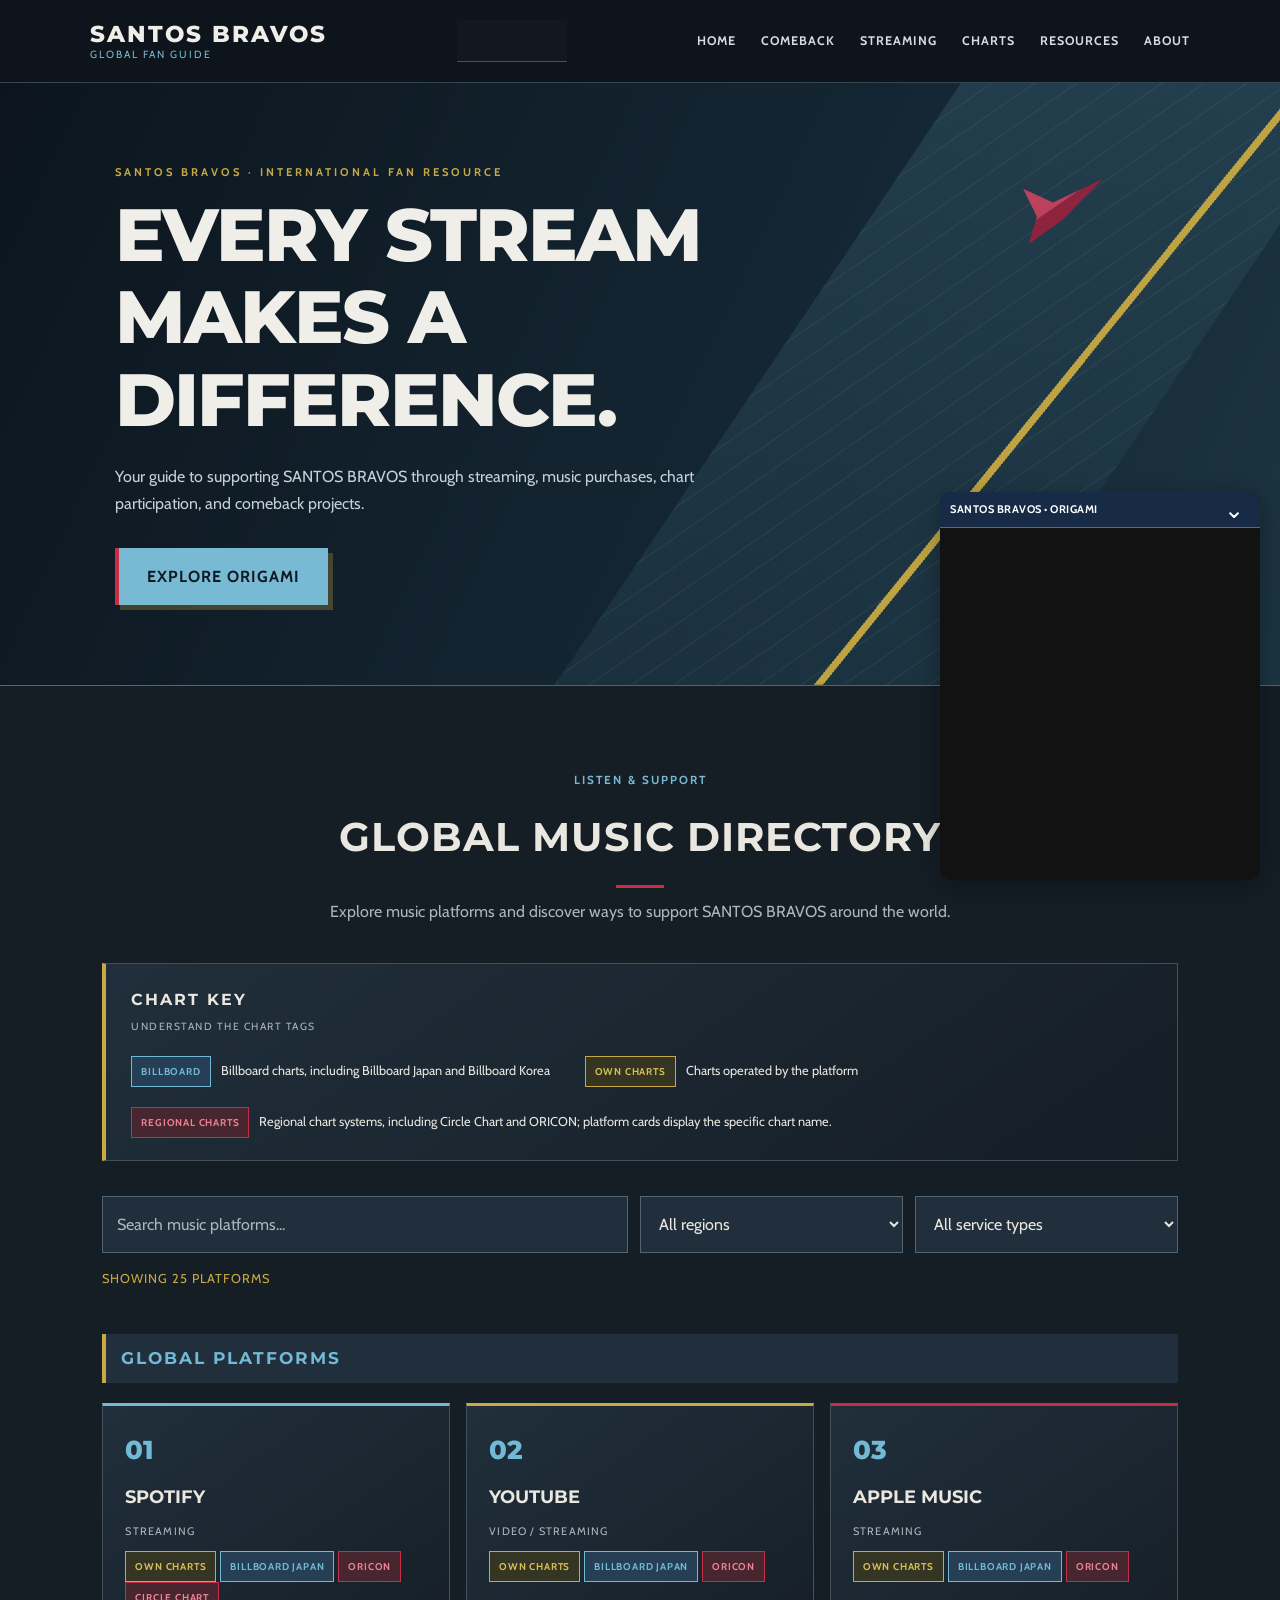
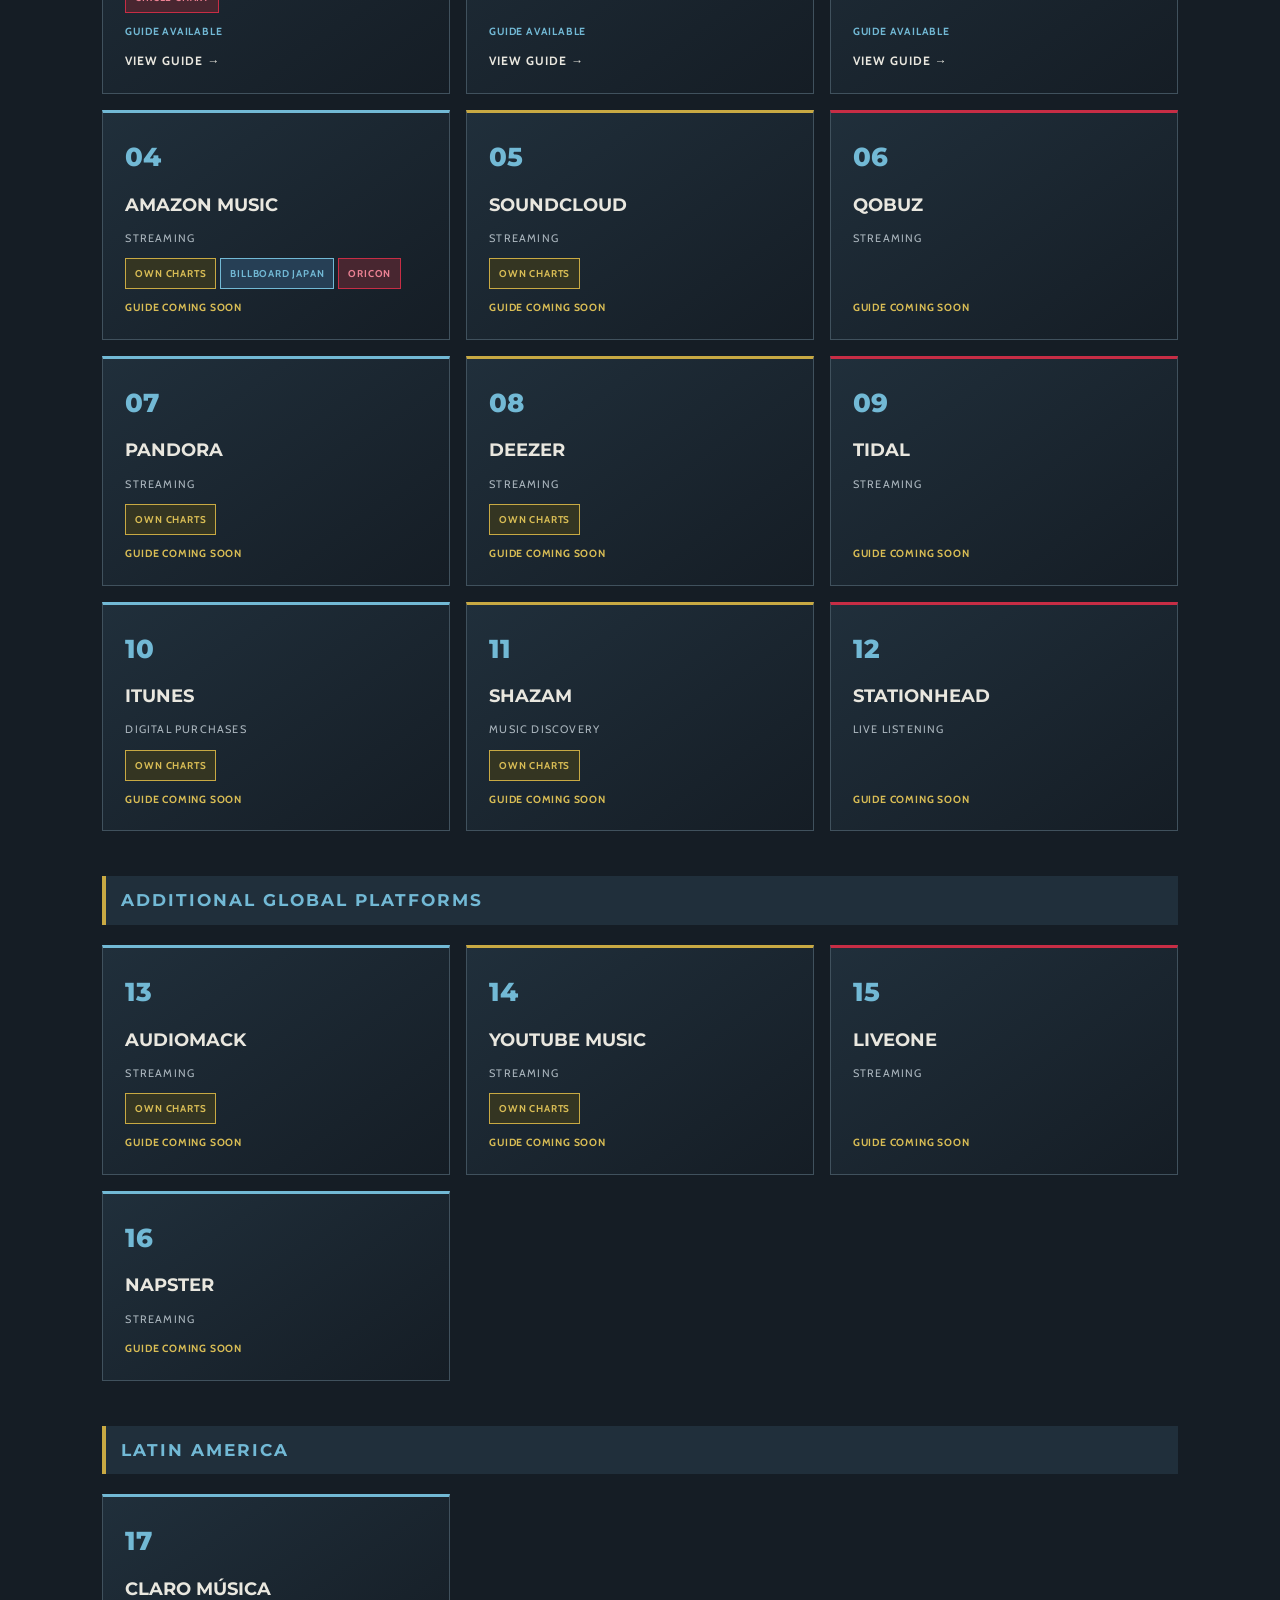
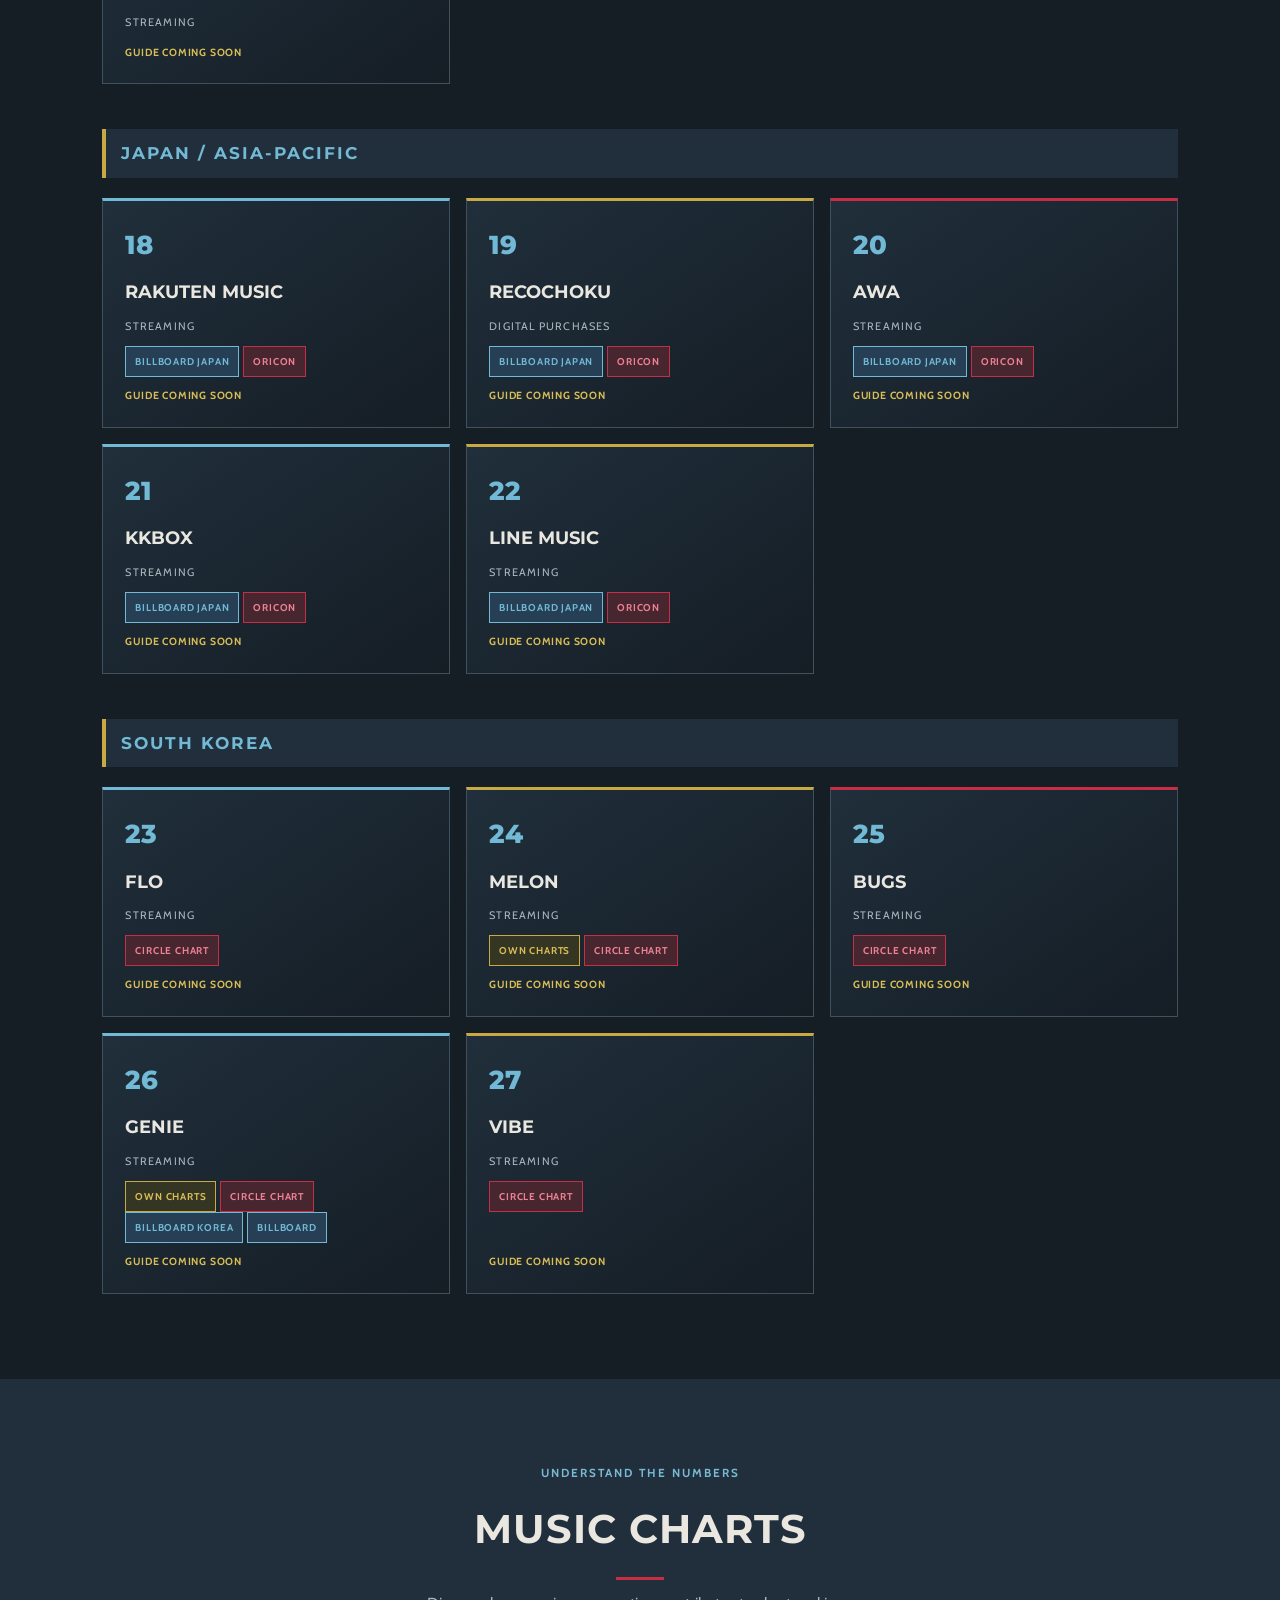
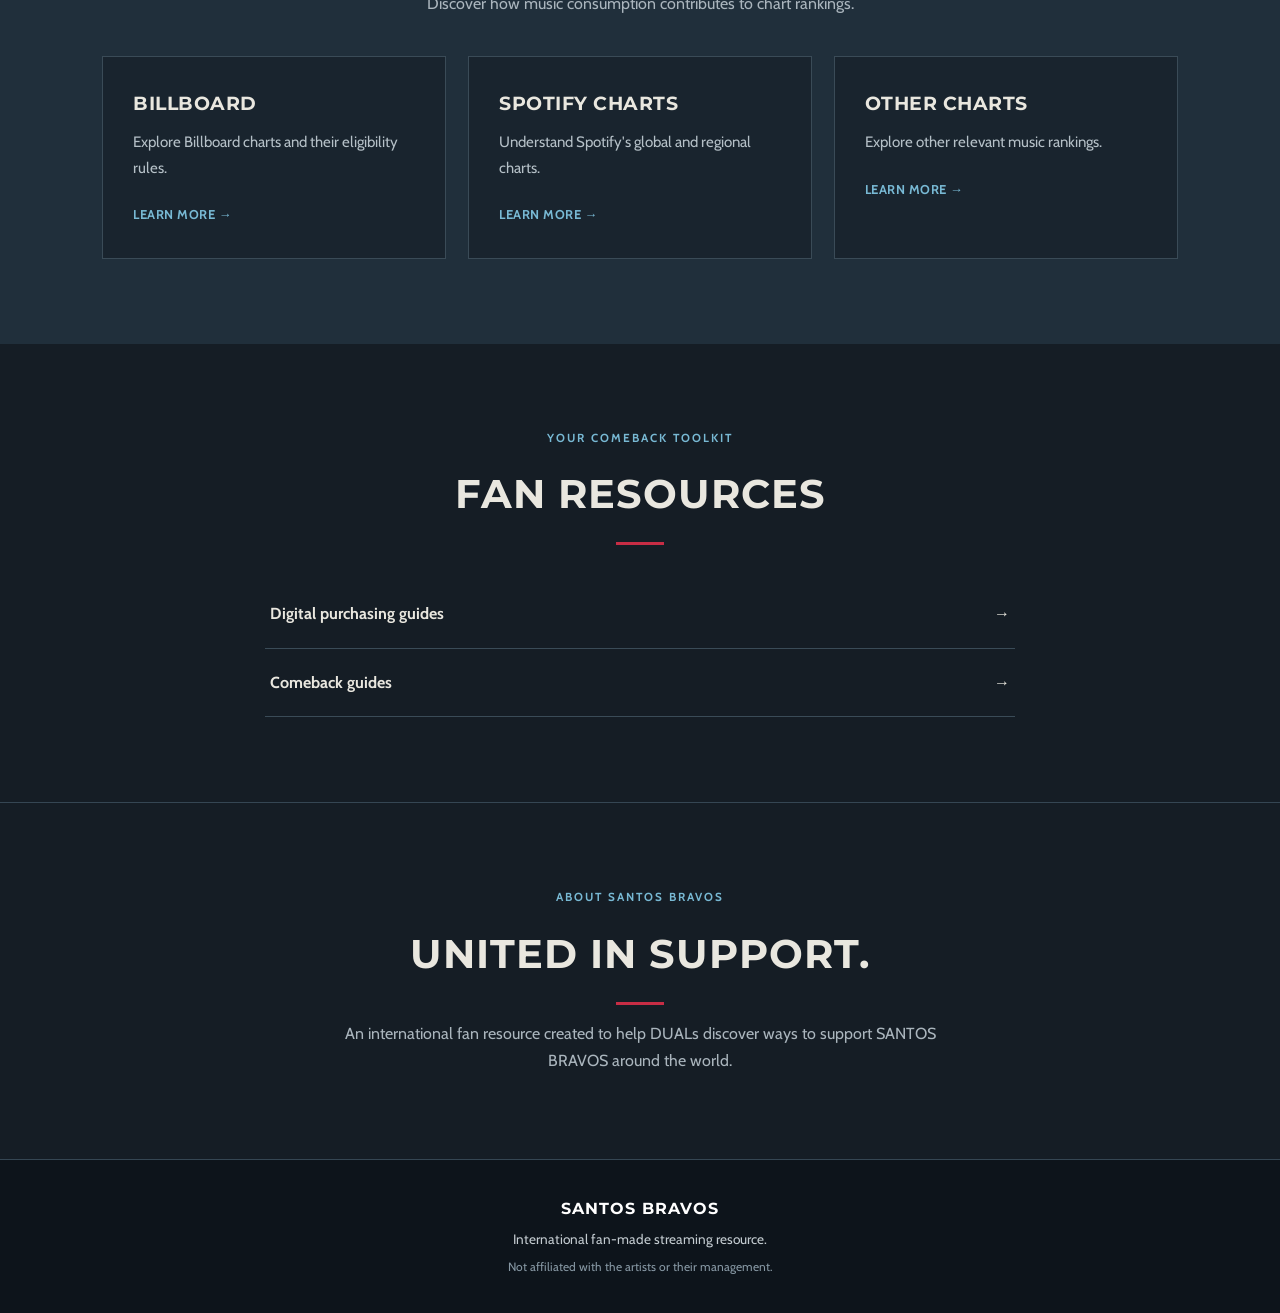
<file: index.html>
<!DOCTYPE html>
<html lang="en">
<head>
    <meta charset="UTF-8">
    <meta name="viewport" content="width=device-width, initial-scale=1.0">
    <meta name="description" content="Your international SANTOS BRAVOS streaming and comeback guide.">
    <title>SANTOS BRAVOS | Global Streaming Guide</title>
    <link rel="stylesheet" href="css/styles.css">
    <script defer src="https://cloud.umami.is/script.js" data-website-id="64254844-3faa-4494-831e-d90b8c97f37d"></script>
</head>
<body>

<header class="header">
    <a href="index.html" class="logo">
        <span class="logo-name">SANTOS BRAVOS</span>
        <span class="logo-subtitle">GLOBAL FAN GUIDE</span>
    </a>

    <div class="language-selector">
        <div id="google_translate_element"></div>
    <script>
        window.gtranslateSettings = {
            "default_language": "en",
            "languages": ["en", "es", "pt", "ko", "ja"],
            "wrapper_selector": "#google_translate_element"
        };
    </script>
    <script src="https://cdn.gtranslate.net/widgets/latest/dropdown.js" defer></script>
    </div>

    <nav class="navigation">
        <a href="index.html">HOME</a>
        <a href="#comeback">COMEBACK</a>
        <a href="#platforms">STREAMING</a>
        <a href="#charts">CHARTS</a>
        <a href="#resources">RESOURCES</a>
        <a href="#about">ABOUT</a>
    </nav>
</header>

<main>
    <section class="hero" id="comeback">
        <div class="hero-content">
            <span class="eyebrow">SANTOS BRAVOS · INTERNATIONAL FAN RESOURCE</span>
            <h1>EVERY STREAM<br>MAKES A DIFFERENCE.</h1>
            <p>
                Your guide to supporting SANTOS BRAVOS through streaming,
                music purchases, chart participation, and comeback projects.
            </p>
            <a href="guides/comebacks/origami.html" class="button">
                EXPLORE ORIGAMI
            </a>
        </div>
    </section>

    <section class="section platforms-directory" id="platforms">
        <span class="eyebrow">LISTEN & SUPPORT</span>
        <h2>GLOBAL MUSIC DIRECTORY</h2>
        <p class="section-description">
            Explore music platforms and discover ways to support SANTOS BRAVOS around the world.
        </p>

        <div class="chart-key">
            <h3>CHART KEY</h3>
            <p class="chart-key-description">UNDERSTAND THE CHART TAGS</p>

            <div class="chart-key-items">
                <div class="chart-key-item">
                    <span class="chart-tag billboard">BILLBOARD</span>
                    <span>Billboard charts, including Billboard Japan and Billboard Korea</span>
                </div>

                <div class="chart-key-item">
                    <span class="chart-tag platform">OWN CHARTS</span>
                    <span>Charts operated by the platform</span>
                </div>

                <div class="chart-key-item">
                    <span class="chart-tag regional">REGIONAL CHARTS</span>
                    <span>
    Regional chart systems, including
    <span translate="no">Circle Chart</span> and
    <span translate="no">ORICON</span>;
    platform cards display the specific chart name.
</span>
                </div>
            </div>
        </div>

        <div class="directory-controls">
            <input
                type="search"
                id="platformSearch"
                placeholder="Search music platforms..."
                aria-label="Search music platforms">

            <select id="regionFilter" aria-label="Filter by region">
                <option value="all">All regions</option>
                <option value="global">Global</option>
                <option value="latin-america">Latin America</option>
                <option value="asia-pacific">Japan / Asia-Pacific</option>
                <option value="south-korea">South Korea</option>
            </select>

            <select id="typeFilter" aria-label="Filter by service type">
                <option value="all">All service types</option>
                <option value="streaming">Streaming</option>
                <option value="video">Video</option>
                <option value="purchase">Digital purchases</option>
                <option value="discovery">Music discovery</option>
                <option value="live">Live listening</option>
            </select>
        </div>

        <p class="directory-count" id="platformCount">Showing 25 platforms</p>

        <div class="platform-group" data-region="global">
            <h3 class="platform-group-title">GLOBAL PLATFORMS</h3>
            <div class="platform-grid">

                <article class="platform-card" data-name="spotify" data-type="streaming">
                    <span class="platform-number">01</span>
                    <h4>Spotify</h4>
                    <span class="platform-type">STREAMING</span>
                    <div class="platform-chart-tags">
                    <span class="chart-tag platform">OWN CHARTS</span>
                    <span class="chart-tag billboard">BILLBOARD JAPAN</span>
                    <span class="chart-tag regional">ORICON</span>
                    <span class="chart-tag regional">CIRCLE CHART</span>
                </div>

                    <span class="platform-status available">GUIDE AVAILABLE</span>
                    <a href="guides/streaming/spotify.html">VIEW GUIDE →</a>
                </article>

                <article class="platform-card" data-name="youtube" data-type="video">
                    <span class="platform-number">02</span>
                    <h4>YouTube</h4>
                    <span class="platform-type">VIDEO / STREAMING</span>
                    <div class="platform-chart-tags">
                    <span class="chart-tag platform">OWN CHARTS</span>
                    <span class="chart-tag billboard">BILLBOARD JAPAN</span>
                    <span class="chart-tag regional">ORICON</span>
                </div>

                    <span class="platform-status available">GUIDE AVAILABLE</span>
                    <a href="guides/streaming/youtube.html">VIEW GUIDE →</a>
                </article>

                <article class="platform-card" data-name="apple music" data-type="streaming">
                    <span class="platform-number">03</span>
                    <h4>Apple Music</h4>
                    <span class="platform-type">STREAMING</span>
                    <div class="platform-chart-tags">
                    <span class="chart-tag platform">OWN CHARTS</span>
                    <span class="chart-tag billboard">BILLBOARD JAPAN</span>
                    <span class="chart-tag regional">ORICON</span>
                </div>

                    <span class="platform-status available">GUIDE AVAILABLE</span>
                    <a href="guides/platforms/apple-music.html">VIEW GUIDE →</a>
                </article>

                <article class="platform-card" data-name="amazon music" data-type="streaming">
                    <span class="platform-number">04</span>
                    <h4>Amazon Music</h4>
                    <span class="platform-type">STREAMING</span>
                    <div class="platform-chart-tags">
                    <span class="chart-tag platform">OWN CHARTS</span>
                    <span class="chart-tag billboard">BILLBOARD JAPAN</span>
                    <span class="chart-tag regional">ORICON</span>
                </div>
        
                    <span class="platform-status coming-soon">GUIDE COMING SOON</span>
                </article>

                <article class="platform-card" data-name="soundcloud" data-type="streaming">
                    <span class="platform-number">05</span>
                    <h4>SoundCloud</h4>
                    <span class="platform-type">STREAMING</span>
                    <div class="platform-chart-tags">
                        <span class="chart-tag platform">OWN CHARTS</span>
                    </div>
                    <span class="platform-status coming-soon">GUIDE COMING SOON</span>
                </article>

                <article class="platform-card" data-name="qobuz" data-type="streaming">
                    <span class="platform-number">06</span>
                    <h4>Qobuz</h4>
                    <span class="platform-type">STREAMING</span>
                    <span class="platform-status coming-soon">GUIDE COMING SOON</span>
                </article>

                <article class="platform-card" data-name="pandora" data-type="streaming">
                    <span class="platform-number">07</span>
                    <h4>Pandora</h4>
                    <span class="platform-type">STREAMING</span>
                    <div class="platform-chart-tags">
                    <span class="chart-tag platform">OWN CHARTS</span>
                </div>
                <span class="platform-status coming-soon">GUIDE COMING SOON</span>
                </article>

                <article class="platform-card" data-name="deezer" data-type="streaming">
                    <span class="platform-number">08</span>
                    <h4>Deezer</h4>
                    <span class="platform-type">STREAMING</span>
        
                    <div class="platform-chart-tags">
                    <span class="chart-tag platform">OWN CHARTS</span>
                </div>
                <span class="platform-status coming-soon">GUIDE COMING SOON</span>
                </article>

                <article class="platform-card" data-name="tidal" data-type="streaming">
                    <span class="platform-number">09</span>
                    <h4>TIDAL</h4>
                    <span class="platform-type">STREAMING</span>
        
                    <span class="platform-status coming-soon">GUIDE COMING SOON</span>
                </article>

                <article class="platform-card" data-name="itunes" data-type="purchase">
                    <span class="platform-number">10</span>
                    <h4>iTunes</h4>
                    <span class="platform-type">DIGITAL PURCHASES</span>
                    <div class="platform-chart-tags">
                    <span class="chart-tag platform">OWN CHARTS</span>
                </div>

                    <span class="platform-status coming-soon">GUIDE COMING SOON</span>
                </article>

                <article class="platform-card" data-name="shazam" data-type="discovery">
                    <span class="platform-number">11</span>
                    <h4>Shazam</h4>
                    <span class="platform-type">MUSIC DISCOVERY</span>
                    <div class="platform-chart-tags">
                    <span class="chart-tag platform">OWN CHARTS</span>
                </div>

                    <span class="platform-status coming-soon">GUIDE COMING SOON</span>
                </article>

                <article class="platform-card" data-name="stationhead" data-type="live">
                    <span class="platform-number">12</span>
                    <h4>Stationhead</h4>
                    <span class="platform-type">LIVE LISTENING</span>
                    <span class="platform-status coming-soon">GUIDE COMING SOON</span>
                </article>
            </div>
        </div>

        <div class="platform-group" data-region="global">
            <h3 class="platform-group-title">ADDITIONAL GLOBAL PLATFORMS</h3>
            <div class="platform-grid">
                <article class="platform-card" data-name="audiomack" data-type="streaming">
                    <span class="platform-number">13</span>
                    <h4>Audiomack</h4>
                    <span class="platform-type">STREAMING</span>
                    <div class="platform-chart-tags">
                    <span class="chart-tag platform">OWN CHARTS</span>
                </div>
                <span class="platform-status coming-soon">GUIDE COMING SOON</span>
                </article>

                <article class="platform-card" data-name="youtube music" data-type="streaming">
                    <span class="platform-number">14</span>
                    <h4>YouTube Music</h4>
                    <span class="platform-type">STREAMING</span>
                    <div class="platform-chart-tags">
                    <span class="chart-tag platform">OWN CHARTS</span>
                </div>

                    <span class="platform-status coming-soon">GUIDE COMING SOON</span>
                </article>

                <article class="platform-card" data-name="liveone" data-type="streaming">
                    <span class="platform-number">15</span>
                    <h4>LiveOne</h4>
                    <span class="platform-type">STREAMING</span>
                    <span class="platform-status coming-soon">GUIDE COMING SOON</span>
                </article>

                <article class="platform-card" data-name="napster" data-type="streaming">
                    <span class="platform-number">16</span>
                    <h4>Napster</h4>
                    <span class="platform-type">STREAMING</span>
                    <span class="platform-status coming-soon">GUIDE COMING SOON</span>
                </article>
            </div>
        </div>

        <div class="platform-group" data-region="latin-america">
            <h3 class="platform-group-title">LATIN AMERICA</h3>
            <div class="platform-grid">
                <article class="platform-card" data-name="claro musica" data-type="streaming">
                    <span class="platform-number">17</span>
                    <h4>Claro Música</h4>
                    <span class="platform-type">STREAMING</span>
                    <span class="platform-status coming-soon">GUIDE COMING SOON</span>
                </article>
            </div>
        </div>

        <div class="platform-group" data-region="asia-pacific">
            <h3 class="platform-group-title">JAPAN / ASIA-PACIFIC</h3>
            <div class="platform-grid">
                <article class="platform-card" data-name="rakuten music" data-type="streaming">
                    <span class="platform-number">18</span>
                    <h4>Rakuten Music</h4>
                    <span class="platform-type">STREAMING</span>
                    <div class="platform-chart-tags">
                    <span class="chart-tag billboard">BILLBOARD JAPAN</span>
                    <span class="chart-tag regional">ORICON</span>
                </div>

<span class="platform-status coming-soon">GUIDE COMING SOON</span>
                </article>

                <article class="platform-card" data-name="recochoku" data-type="purchase">
                    <span class="platform-number">19</span>
                    <h4>RecoChoku</h4>
                    <span class="platform-type">DIGITAL PURCHASES</span>
                    <div class="platform-chart-tags">
                    <span class="chart-tag billboard">BILLBOARD JAPAN</span>
                    <span class="chart-tag regional">ORICON</span>
                </div>

<span class="platform-status coming-soon">GUIDE COMING SOON</span>
                </article>

                <article class="platform-card" data-name="awa" data-type="streaming">
                    <span class="platform-number">20</span>
                    <h4>AWA</h4>
                    <span class="platform-type">STREAMING</span>
                    <div class="platform-chart-tags">
                    <span class="chart-tag billboard">BILLBOARD JAPAN</span>
                    <span class="chart-tag regional">ORICON</span>
                </div>

<span class="platform-status coming-soon">GUIDE COMING SOON</span>
                </article>

                <article class="platform-card" data-name="kkbox" data-type="streaming">
                    <span class="platform-number">21</span>
                    <h4>KKBOX</h4>
                    <span class="platform-type">STREAMING</span>
                    <div class="platform-chart-tags">
                    <span class="chart-tag billboard">BILLBOARD JAPAN</span>
                    <span class="chart-tag regional">ORICON</span>
                </div>

<span class="platform-status coming-soon">GUIDE COMING SOON</span>
                </article>

                <article class="platform-card" data-name="line music" data-type="streaming">
                    <span class="platform-number">22</span>
                    <h4>LINE MUSIC</h4>
                    <span class="platform-type">STREAMING</span>
                    <div class="platform-chart-tags">
                    <span class="chart-tag billboard">BILLBOARD JAPAN</span>
                    <span class="chart-tag regional">ORICON</span>
                </div>

<span class="platform-status coming-soon">GUIDE COMING SOON</span>
                </article>
            </div>
        </div>

        <div class="platform-group" data-region="south-korea">
            <h3 class="platform-group-title">SOUTH KOREA</h3>
            <div class="platform-grid">
                <article class="platform-card" data-name="flo" data-type="streaming">
                    <span class="platform-number">23</span>
                    <h4>FLO</h4>
                    <span class="platform-type">STREAMING</span>
                    <div class="platform-chart-tags">
                    <span class="chart-tag regional">CIRCLE CHART</span>
                </div>

<span class="platform-status coming-soon">GUIDE COMING SOON</span>
                </article>

                <article class="platform-card" data-name="melon" data-type="streaming">
                    <span class="platform-number">24</span>
                    <h4>Melon</h4>
                    <span class="platform-type">STREAMING</span>
                    <div class="platform-chart-tags">
                    <span class="chart-tag platform">OWN CHARTS</span>
                    <span class="chart-tag regional">CIRCLE CHART</span>
                </div>

<span class="platform-status coming-soon">GUIDE COMING SOON</span>
                </article>

                <article class="platform-card" data-name="bugs" data-type="streaming">
                    <span class="platform-number">25</span>
                    <h4>Bugs</h4>
                    <span class="platform-type">STREAMING</span>
                    <div class="platform-chart-tags">
                    <span class="chart-tag regional">CIRCLE CHART</span>
                </div>

<span class="platform-status coming-soon">GUIDE COMING SOON</span>
                </article>

                <article class="platform-card" data-name="genie" data-type="streaming">
                    <span class="platform-number">26</span>
                    <h4>Genie</h4>
                    <span class="platform-type">STREAMING</span>
                    <div class="platform-chart-tags">
                    <span class="chart-tag platform">OWN CHARTS</span>
                    <span class="chart-tag regional">CIRCLE CHART</span>
                    <span class="chart-tag billboard">BILLBOARD KOREA</span>
                    <span class="chart-tag billboard">BILLBOARD</span>
                </div>

<span class="platform-status coming-soon">GUIDE COMING SOON</span>
                </article>

                <article class="platform-card" data-name="vibe" data-type="streaming">
                    <span class="platform-number">27</span>
                    <h4>VIBE</h4>
                    <span class="platform-type">STREAMING</span>
                    <div class="platform-chart-tags">
                    <span class="chart-tag regional">CIRCLE CHART</span>
                </div>

                    <span class="platform-status coming-soon">GUIDE COMING SOON</span>
                </article>

                

                
            </div>
        </div>
    </section>

    <section class="section section-blue" id="charts">
        <span class="eyebrow">UNDERSTAND THE NUMBERS</span>
        <h2>MUSIC CHARTS</h2>
        <p class="section-description">
            Discover how music consumption contributes to chart rankings.
        </p>

        <div class="card-grid">
            <article class="card">
                <h3>Billboard</h3>
                <p>Explore Billboard charts and their eligibility rules.</p>
                <a href="guides/charts/billboard.html">LEARN MORE →</a>
            </article>

            <article class="card">
                <h3>Spotify Charts</h3>
                <p>Understand Spotify's global and regional charts.</p>
                <a href="guides/charts/spotify.html">LEARN MORE →</a>
            </article>

            <article class="card">
                <h3>Other Charts</h3>
                <p>Explore other relevant music rankings.</p>
                <a href="guides/charts/other-charts.html">LEARN MORE →</a>
            </article>
        </div>
    </section>

    <section class="section" id="resources">
        <span class="eyebrow">YOUR COMEBACK TOOLKIT</span>
        <h2>FAN RESOURCES</h2>

        <div class="resource-list">
            <a href="guides/purchasing/index.html">Digital purchasing guides <span>→</span></a>
            <a href="guides/comebacks/index.html">Comeback guides <span>→</span></a>
        </div>
    </section>

    <section class="about" id="about">
        <span class="eyebrow">ABOUT SANTOS BRAVOS</span>
        <h2>UNITED IN SUPPORT.</h2>
        <p>
            An international fan resource created to help DUALs
            discover ways to support SANTOS BRAVOS around the world.
        </p>
    </section>
</main>

<footer>
    <strong>SANTOS BRAVOS</strong>
    <p>International fan-made streaming resource.</p>
    <p class="disclaimer">Not affiliated with the artists or their management.</p>
</footer>

<script src="js/script.js"></script>

<div class="spotify-floating-player" id="spotifyPlayer">
  <div class="spotify-player-header">
    <span>SANTOS BRAVOS • ORIGAMI</span>
    <button
      id="spotifyToggle"
      class="spotify-toggle"
      aria-label="Minimize player"
      aria-expanded="true">
      ⌄
    </button>
  </div>

  <iframe
    id="spotifyEmbed"
    src="https://open.spotify.com/embed/album/797dBz2qHdt8W3tDV2a8l1?utm_source=generator&theme=0"
    width="100%"
    height="352"
    allow="autoplay; clipboard-write; encrypted-media; fullscreen; picture-in-picture"
    loading="lazy">
  </iframe>
</div>



</body>
</html>
</file>
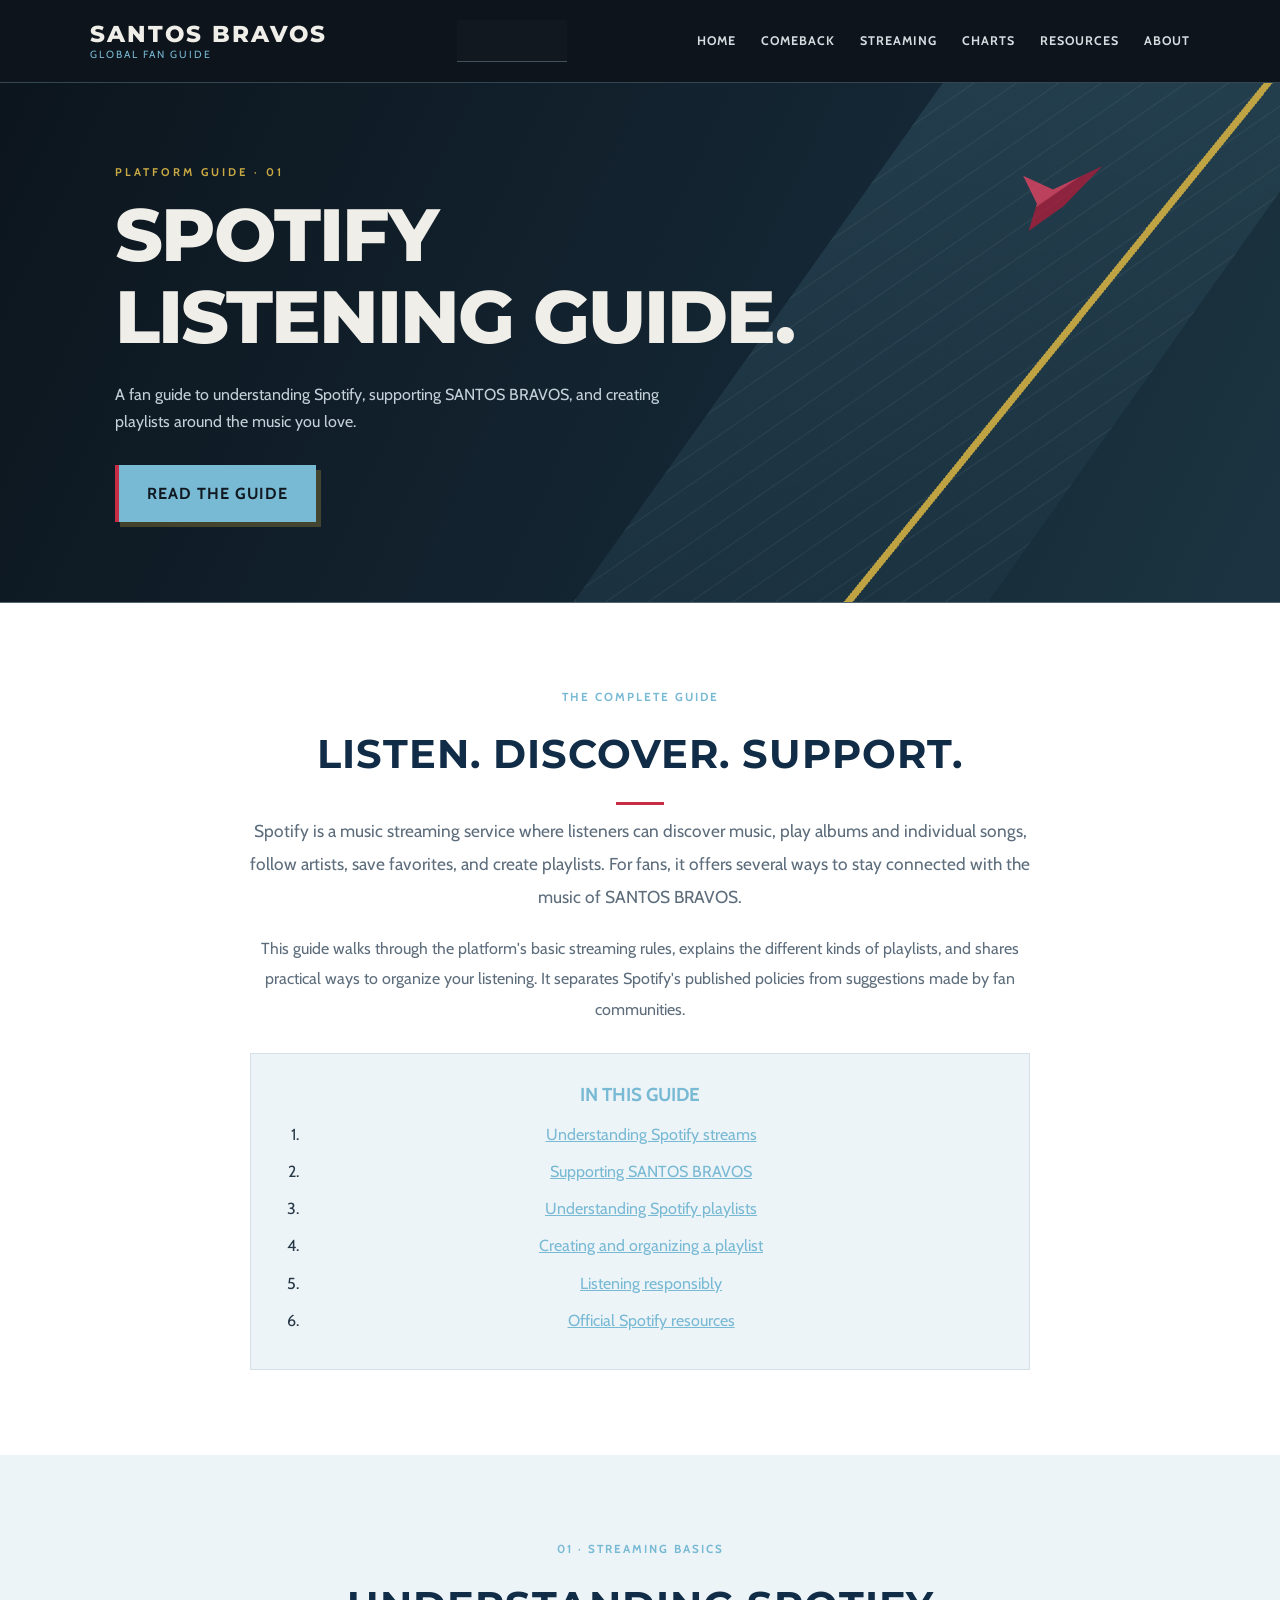
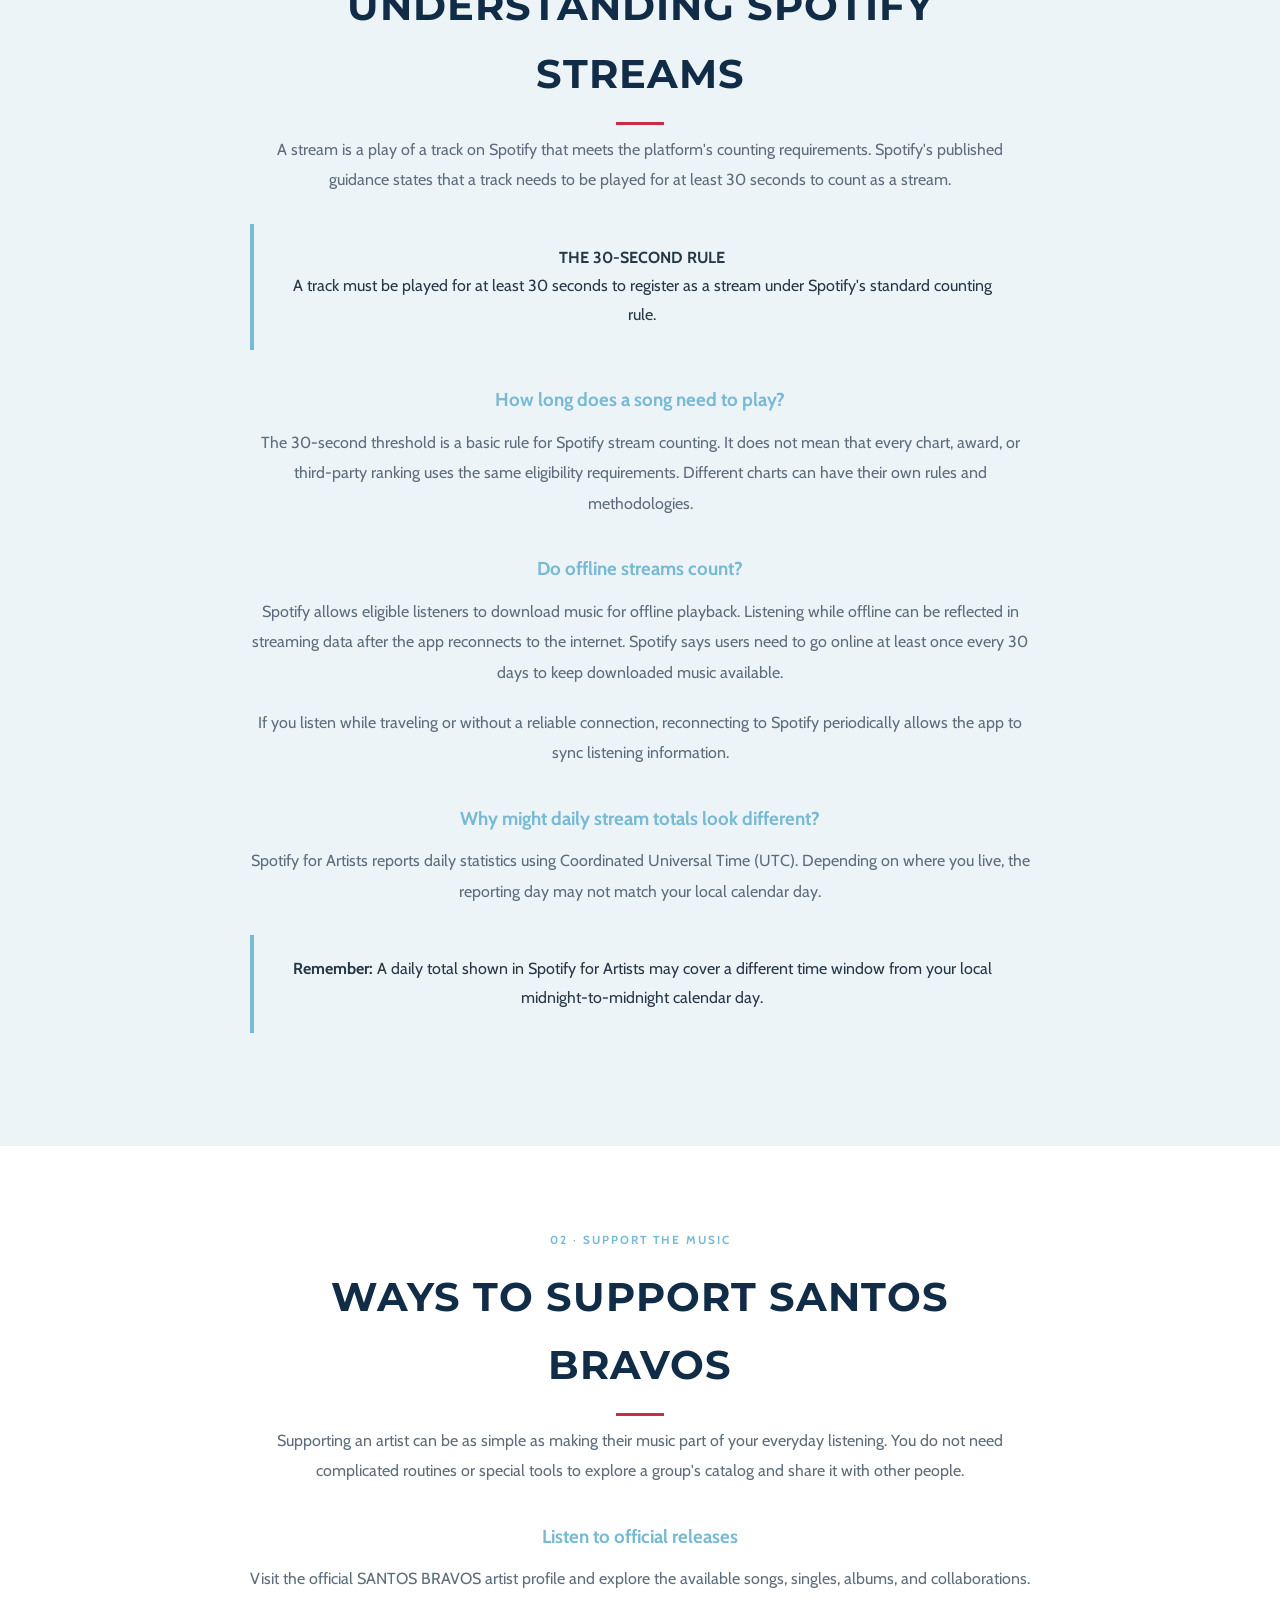
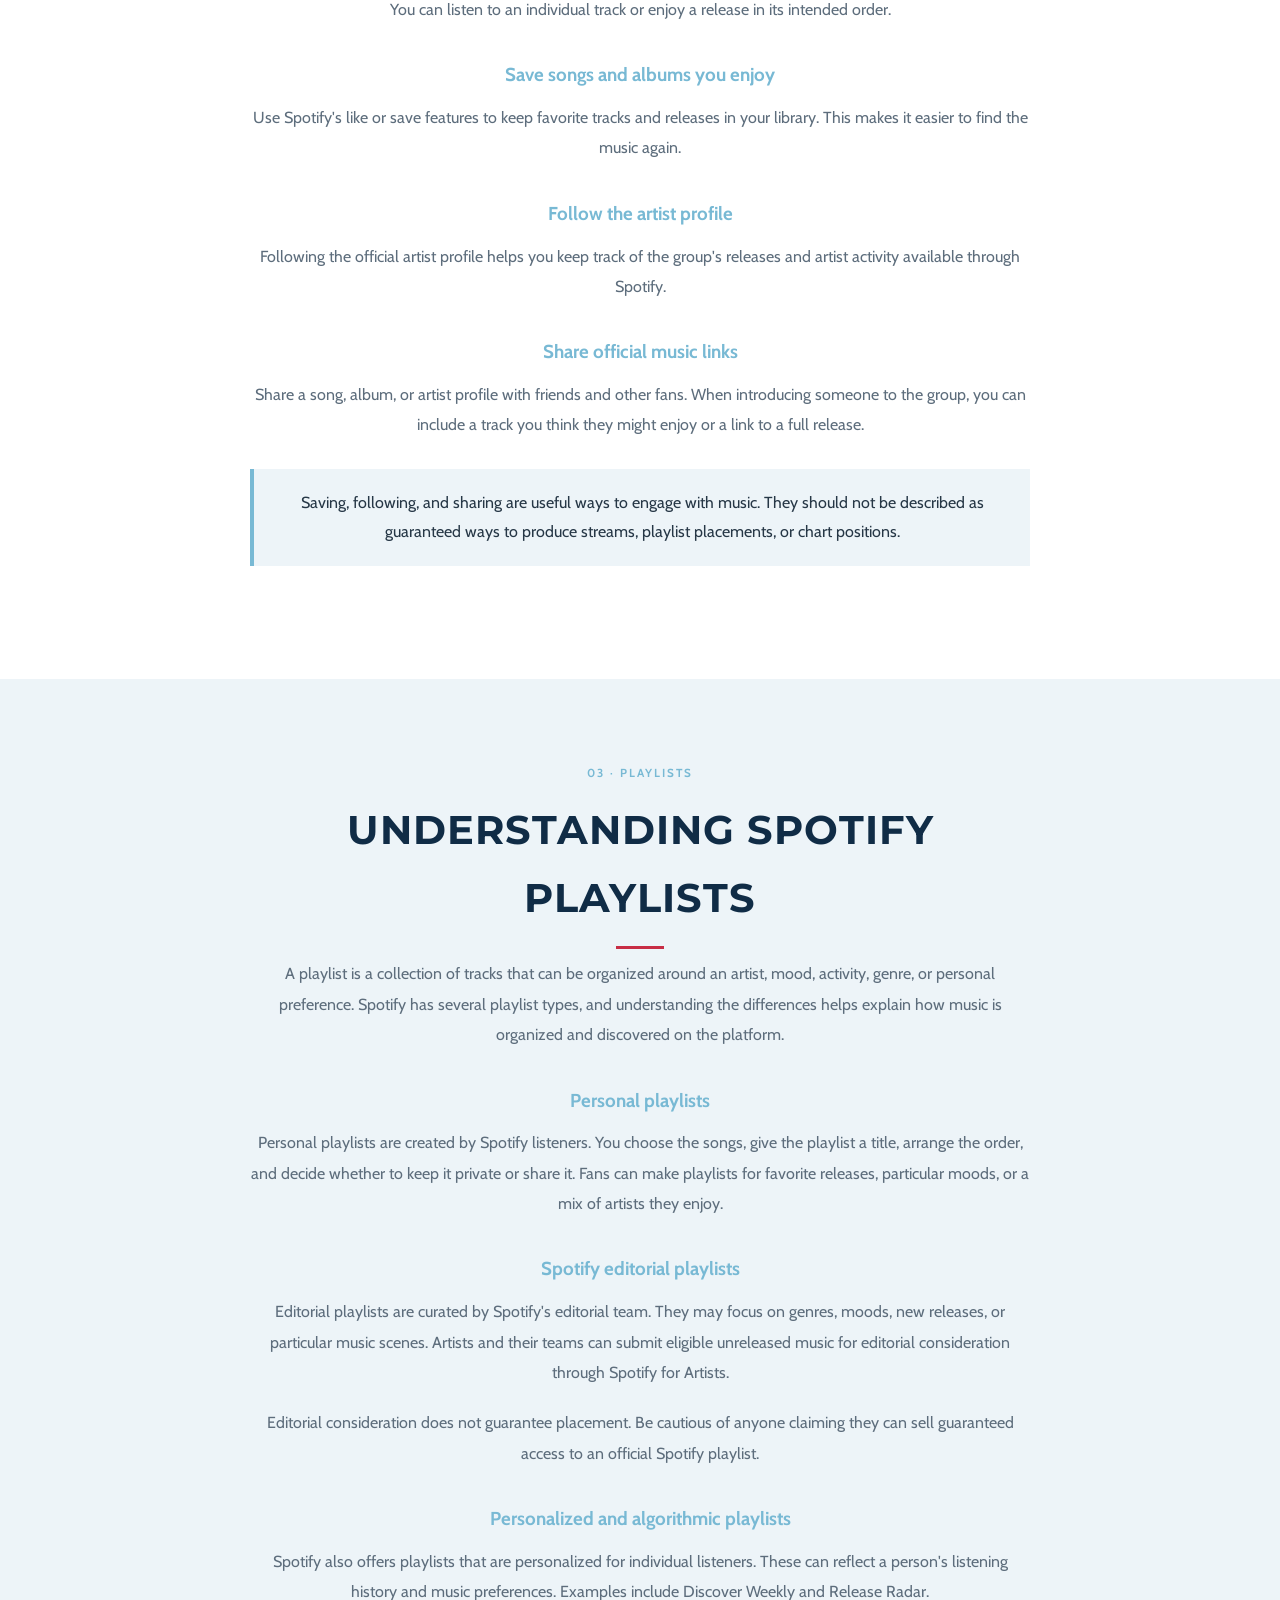
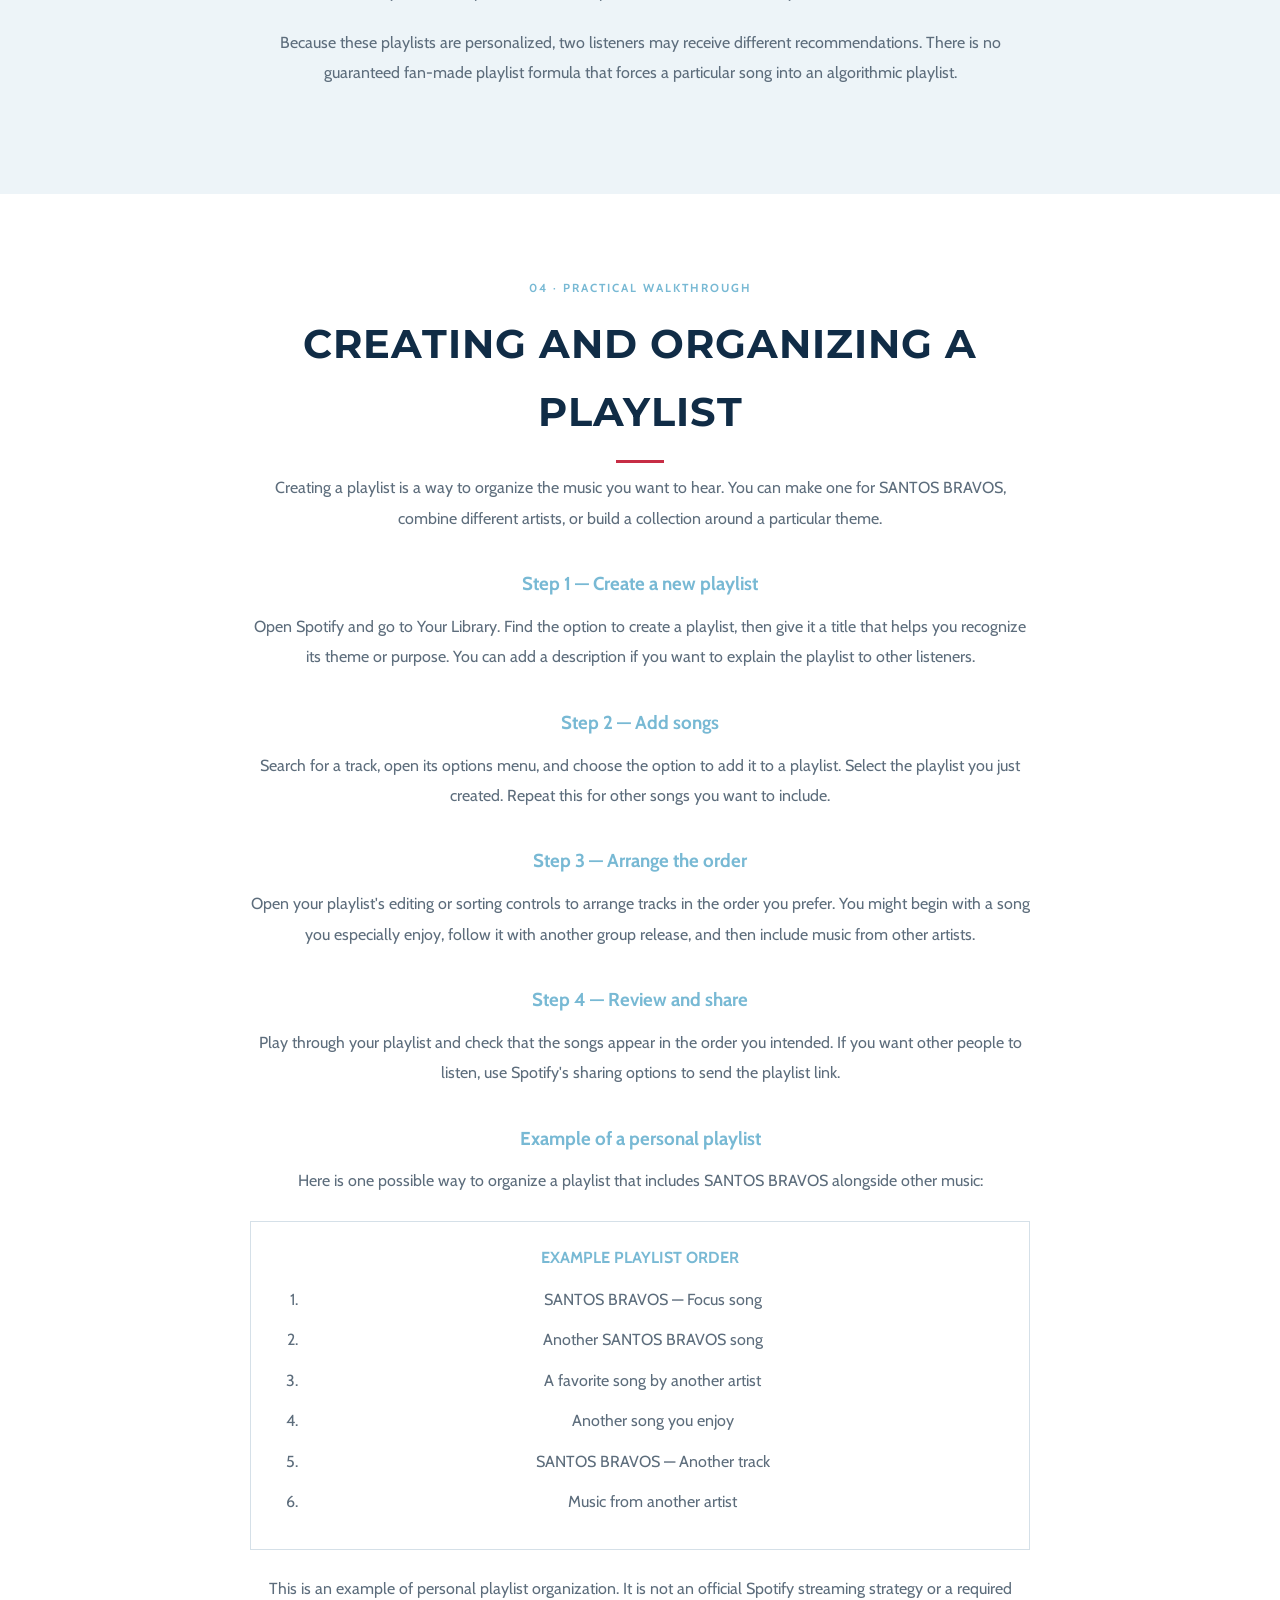
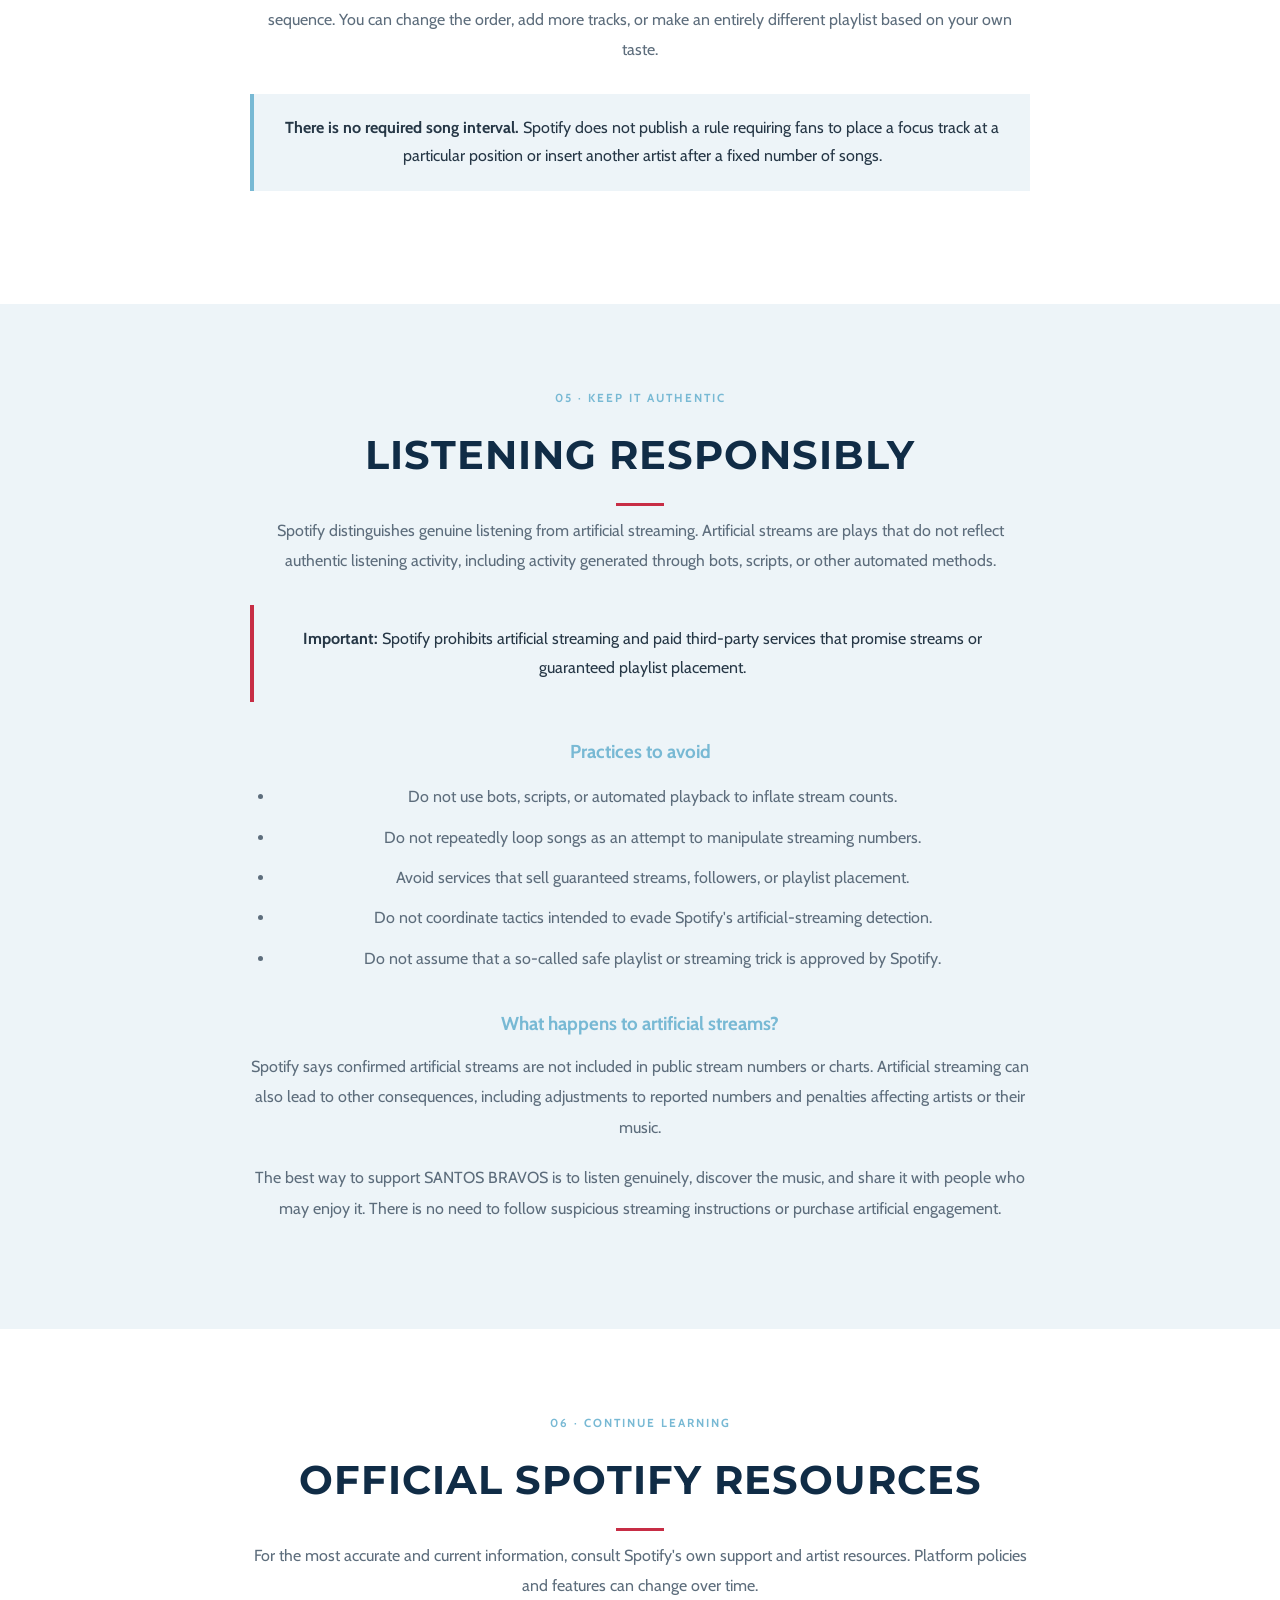
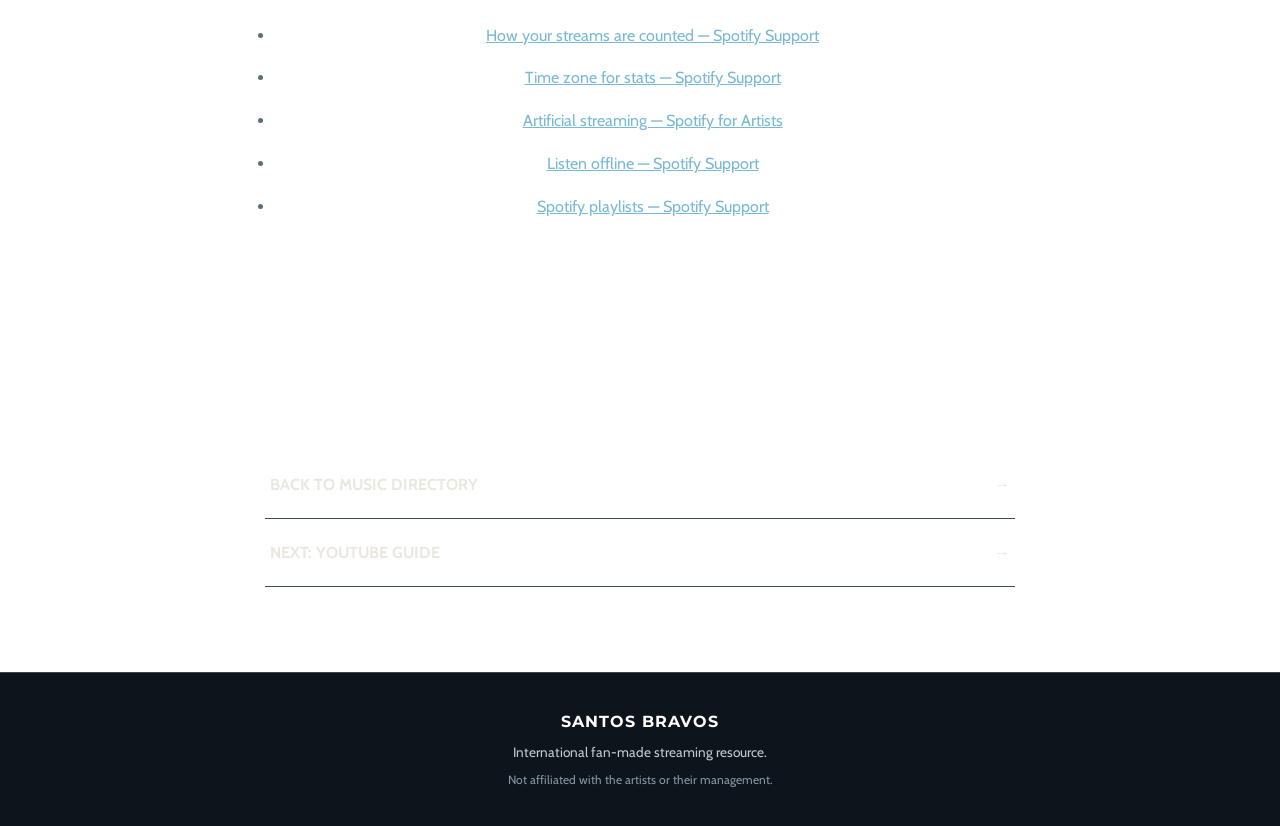
<file: guides/streaming/spotify.html>
<!DOCTYPE html>
<html lang="en">
<head>
    <meta charset="UTF-8">
    <meta name="viewport" content="width=device-width, initial-scale=1.0">
    <meta name="description" content="A Spotify listening and streaming guide for SANTOS BRAVOS fans.">
    <title>Spotify Guide | SANTOS BRAVOS</title>
    <link rel="stylesheet" href="../../css/styles.css">

    <style>
        .guide-content {
            max-width: 900px;
            margin: 0 auto;
        }

        .article-intro {
            max-width: 780px;
            font-size: 1.08rem;
            line-height: 1.9;
            color: #5d6d7c;
        }

        .article-body {
            max-width: 780px;
            margin: 0 auto;
        }

        .article-body p,
        .article-body li {
            color: #5d6d7c;
            line-height: 1.9;
        }

        .article-body p {
            margin: 0 0 20px;
        }

        .article-body h3 {
            color: var(--blue);
            margin: 34px 0 12px;
        }

        .article-body h4 {
            color: #102c46;
            margin: 24px 0 10px;
        }

        .article-body ul,
        .article-body ol {
            padding-left: 25px;
            margin: 14px 0 24px;
        }

        .article-body li {
            margin-bottom: 10px;
        }

        .article-toc {
            max-width: 780px;
            margin: 28px auto 0;
            padding: 25px 30px;
            background: #edf4f8;
            border: 1px solid #d5e0e8;
        }

        .article-toc h3 {
            margin-top: 0;
            color: var(--blue);
        }

        .article-toc ol {
            padding-left: 22px;
            margin-bottom: 0;
        }

        .article-toc li {
            margin: 10px 0;
            line-height: 1.7;
        }

        .article-toc a,
        .guide-sources a {
            color: var(--blue);
            overflow-wrap: anywhere;
        }

        .article-note {
            background: #edf4f8;
            border-left: 4px solid var(--blue);
            padding: 20px 24px;
            margin: 28px 0;
            line-height: 1.8;
            color: #263746;
        }

        .article-warning {
            border-left-color: var(--accent-red);
        }

        .article-example {
            background: #ffffff;
            border: 1px solid #d5e0e8;
            padding: 22px 26px;
            margin: 24px 0;
        }

        .article-example h4 {
            color: var(--blue);
            margin-top: 0;
        }

        .article-example ol {
            margin-bottom: 0;
        }

        .guide-sources li {
            margin-bottom: 14px;
            line-height: 1.8;
        }

        .article-divider {
            border: 0;
            border-top: 1px solid #d5e0e8;
            margin: 34px 0;
        }

        @media (max-width: 600px) {
            .article-toc,
            .article-example {
                padding: 20px;
            }
        }
    
        /* Light theme applies only to the Spotify guide */
        .section {
            background: #ffffff;
            color: #263746;
        }

        .section h2 {
            color: #102c46;
        }

        .section-description {
            color: #5d6d7c;
        }

        .section-blue {
            background: #edf4f8;
        }

    </style>
</head>

<body>

<header class="header">
    <a href="../../index.html" class="logo">
        <span class="logo-name">SANTOS BRAVOS</span>
        <span class="logo-subtitle">GLOBAL FAN GUIDE</span>
    </a>

    <div class="language-selector">
        <div id="google_translate_element"></div>
        <script>
            window.gtranslateSettings = {
                "default_language": "en",
                "languages": ["en", "es", "pt", "ko", "ja"],
                "wrapper_selector": "#google_translate_element"
            };
        </script>
        <script src="https://cdn.gtranslate.net/widgets/latest/dropdown.js" defer></script>
    </div>

    <nav class="navigation">
        <a href="../../index.html">HOME</a>
        <a href="../../index.html#comeback">COMEBACK</a>
        <a href="../../index.html#platforms">STREAMING</a>
        <a href="../../index.html#charts">CHARTS</a>
        <a href="../../index.html#resources">RESOURCES</a>
        <a href="../../index.html#about">ABOUT</a>
    </nav>
</header>

<main>

    <section class="hero">
        <div class="hero-content">
            <span class="eyebrow">PLATFORM GUIDE · 01</span>
            <h1>SPOTIFY<br>LISTENING GUIDE.</h1>
            <p>
                A fan guide to understanding Spotify, supporting
                SANTOS BRAVOS, and creating playlists around the music
                you love.
            </p>
            <a href="#article-start" class="button">READ THE GUIDE</a>
        </div>
    </section>

    <section class="section" id="article-start">
        <div class="guide-content">
            <span class="eyebrow">THE COMPLETE GUIDE</span>
            <h2>LISTEN. DISCOVER. SUPPORT.</h2>

            <div class="article-body">
                <p class="article-intro">
                    Spotify is a music streaming service where listeners
                    can discover music, play albums and individual songs,
                    follow artists, save favorites, and create playlists.
                    For fans, it offers several ways to stay connected
                    with the music of SANTOS BRAVOS.
                </p>

                <p>
                    This guide walks through the platform's basic streaming
                    rules, explains the different kinds of playlists, and
                    shares practical ways to organize your listening.
                    It separates Spotify's published policies from
                    suggestions made by fan communities.
                </p>
            </div>

            <nav class="article-toc" aria-label="Guide contents">
                <h3>IN THIS GUIDE</h3>
                <ol>
                    <li><a href="#stream-counting">Understanding Spotify streams</a></li>
                    <li><a href="#support">Supporting SANTOS BRAVOS</a></li>
                    <li><a href="#playlist-types">Understanding Spotify playlists</a></li>
                    <li><a href="#playlist-building">Creating and organizing a playlist</a></li>
                    <li><a href="#authentic-listening">Listening responsibly</a></li>
                    <li><a href="#spotify-resources">Official Spotify resources</a></li>
                </ol>
            </nav>
        </div>
    </section>

    <section class="section section-blue" id="stream-counting">
        <div class="article-body">
            <span class="eyebrow">01 · STREAMING BASICS</span>
            <h2>UNDERSTANDING SPOTIFY STREAMS</h2>

            <p>
                A stream is a play of a track on Spotify that meets the
                platform's counting requirements. Spotify's published
                guidance states that a track needs to be played for at
                least 30 seconds to count as a stream.
            </p>

            <div class="article-note">
                <strong>THE 30-SECOND RULE</strong><br>
                A track must be played for at least 30 seconds to register
                as a stream under Spotify's standard counting rule.
            </div>

            <h3>How long does a song need to play?</h3>
            <p>
                The 30-second threshold is a basic rule for Spotify stream
                counting. It does not mean that every chart, award, or
                third-party ranking uses the same eligibility requirements.
                Different charts can have their own rules and methodologies.
            </p>

            <h3>Do offline streams count?</h3>
            <p>
                Spotify allows eligible listeners to download music for
                offline playback. Listening while offline can be reflected
                in streaming data after the app reconnects to the internet.
                Spotify says users need to go online at least once every
                30 days to keep downloaded music available.
            </p>

            <p>
                If you listen while traveling or without a reliable
                connection, reconnecting to Spotify periodically allows
                the app to sync listening information.
            </p>

            <h3>Why might daily stream totals look different?</h3>
            <p>
                Spotify for Artists reports daily statistics using
                Coordinated Universal Time (UTC). Depending on where
                you live, the reporting day may not match your local
                calendar day.
            </p>

            <div class="article-note">
                <strong>Remember:</strong> A daily total shown in Spotify
                for Artists may cover a different time window from your
                local midnight-to-midnight calendar day.
            </div>
        </div>
    </section>

    <section class="section" id="support">
        <div class="article-body">
            <span class="eyebrow">02 · SUPPORT THE MUSIC</span>
            <h2>WAYS TO SUPPORT SANTOS BRAVOS</h2>

            <p>
                Supporting an artist can be as simple as making their
                music part of your everyday listening. You do not need
                complicated routines or special tools to explore a
                group's catalog and share it with other people.
            </p>

            <h3>Listen to official releases</h3>
            <p>
                Visit the official SANTOS BRAVOS artist profile and
                explore the available songs, singles, albums, and
                collaborations. You can listen to an individual track
                or enjoy a release in its intended order.
            </p>

            <h3>Save songs and albums you enjoy</h3>
            <p>
                Use Spotify's like or save features to keep favorite
                tracks and releases in your library. This makes it
                easier to find the music again.
            </p>

            <h3>Follow the artist profile</h3>
            <p>
                Following the official artist profile helps you keep
                track of the group's releases and artist activity
                available through Spotify.
            </p>

            <h3>Share official music links</h3>
            <p>
                Share a song, album, or artist profile with friends
                and other fans. When introducing someone to the group,
                you can include a track you think they might enjoy
                or a link to a full release.
            </p>

            <div class="article-note">
                Saving, following, and sharing are useful ways to engage
                with music. They should not be described as guaranteed
                ways to produce streams, playlist placements, or chart
                positions.
            </div>
        </div>
    </section>

    <section class="section section-blue" id="playlist-types">
        <div class="article-body">
            <span class="eyebrow">03 · PLAYLISTS</span>
            <h2>UNDERSTANDING SPOTIFY PLAYLISTS</h2>

            <p>
                A playlist is a collection of tracks that can be organized
                around an artist, mood, activity, genre, or personal
                preference. Spotify has several playlist types, and
                understanding the differences helps explain how music
                is organized and discovered on the platform.
            </p>

            <h3>Personal playlists</h3>
            <p>
                Personal playlists are created by Spotify listeners.
                You choose the songs, give the playlist a title, arrange
                the order, and decide whether to keep it private or share
                it. Fans can make playlists for favorite releases,
                particular moods, or a mix of artists they enjoy.
            </p>

            <h3>Spotify editorial playlists</h3>
            <p>
                Editorial playlists are curated by Spotify's editorial
                team. They may focus on genres, moods, new releases,
                or particular music scenes. Artists and their teams
                can submit eligible unreleased music for editorial
                consideration through Spotify for Artists.
            </p>

            <p>
                Editorial consideration does not guarantee placement.
                Be cautious of anyone claiming they can sell guaranteed
                access to an official Spotify playlist.
            </p>

            <h3>Personalized and algorithmic playlists</h3>
            <p>
                Spotify also offers playlists that are personalized
                for individual listeners. These can reflect a person's
                listening history and music preferences. Examples
                include Discover Weekly and Release Radar.
            </p>

            <p>
                Because these playlists are personalized, two listeners
                may receive different recommendations. There is no
                guaranteed fan-made playlist formula that forces a
                particular song into an algorithmic playlist.
            </p>
        </div>
    </section>

    <section class="section" id="playlist-building">
        <div class="article-body">
            <span class="eyebrow">04 · PRACTICAL WALKTHROUGH</span>
            <h2>CREATING AND ORGANIZING A PLAYLIST</h2>

            <p>
                Creating a playlist is a way to organize the music you
                want to hear. You can make one for SANTOS BRAVOS, combine
                different artists, or build a collection around a
                particular theme.
            </p>

            <h3>Step 1 — Create a new playlist</h3>
            <p>
                Open Spotify and go to Your Library. Find the option
                to create a playlist, then give it a title that helps
                you recognize its theme or purpose. You can add a
                description if you want to explain the playlist to
                other listeners.
            </p>

            <h3>Step 2 — Add songs</h3>
            <p>
                Search for a track, open its options menu, and choose
                the option to add it to a playlist. Select the playlist
                you just created. Repeat this for other songs you want
                to include.
            </p>

            <h3>Step 3 — Arrange the order</h3>
            <p>
                Open your playlist's editing or sorting controls to
                arrange tracks in the order you prefer. You might begin
                with a song you especially enjoy, follow it with another
                group release, and then include music from other artists.
            </p>

            <h3>Step 4 — Review and share</h3>
            <p>
                Play through your playlist and check that the songs
                appear in the order you intended. If you want other
                people to listen, use Spotify's sharing options to
                send the playlist link.
            </p>

            <h3>Example of a personal playlist</h3>
            <p>
                Here is one possible way to organize a playlist that
                includes SANTOS BRAVOS alongside other music:
            </p>

            <div class="article-example">
                <h4>EXAMPLE PLAYLIST ORDER</h4>
                <ol>
                    <li>SANTOS BRAVOS — Focus song</li>
                    <li>Another SANTOS BRAVOS song</li>
                    <li>A favorite song by another artist</li>
                    <li>Another song you enjoy</li>
                    <li>SANTOS BRAVOS — Another track</li>
                    <li>Music from another artist</li>
                </ol>
            </div>

            <p>
                This is an example of personal playlist organization.
                It is not an official Spotify streaming strategy or
                a required sequence. You can change the order, add
                more tracks, or make an entirely different playlist
                based on your own taste.
            </p>

            <div class="article-note">
                <strong>There is no required song interval.</strong>
                Spotify does not publish a rule requiring fans to place
                a focus track at a particular position or insert another
                artist after a fixed number of songs.
            </div>
        </div>
    </section>

    <section class="section section-blue" id="authentic-listening">
        <div class="article-body">
            <span class="eyebrow">05 · KEEP IT AUTHENTIC</span>
            <h2>LISTENING RESPONSIBLY</h2>

            <p>
                Spotify distinguishes genuine listening from artificial
                streaming. Artificial streams are plays that do not
                reflect authentic listening activity, including activity
                generated through bots, scripts, or other automated
                methods.
            </p>

            <div class="article-note article-warning">
                <strong>Important:</strong> Spotify prohibits artificial
                streaming and paid third-party services that promise
                streams or guaranteed playlist placement.
            </div>

            <h3>Practices to avoid</h3>
            <ul>
                <li>Do not use bots, scripts, or automated playback to inflate stream counts.</li>
                <li>Do not repeatedly loop songs as an attempt to manipulate streaming numbers.</li>
                <li>Avoid services that sell guaranteed streams, followers, or playlist placement.</li>
                <li>Do not coordinate tactics intended to evade Spotify's artificial-streaming detection.</li>
                <li>Do not assume that a so-called safe playlist or streaming trick is approved by Spotify.</li>
            </ul>

            <h3>What happens to artificial streams?</h3>
            <p>
                Spotify says confirmed artificial streams are not included
                in public stream numbers or charts. Artificial streaming
                can also lead to other consequences, including adjustments
                to reported numbers and penalties affecting artists or
                their music.
            </p>

            <p>
                The best way to support SANTOS BRAVOS is to listen
                genuinely, discover the music, and share it with people
                who may enjoy it. There is no need to follow suspicious
                streaming instructions or purchase artificial engagement.
            </p>
        </div>
    </section>

    <section class="section" id="spotify-resources">
        <div class="guide-content">
            <span class="eyebrow">06 · CONTINUE LEARNING</span>
            <h2>OFFICIAL SPOTIFY RESOURCES</h2>

            <div class="article-body">
                <p>
                    For the most accurate and current information,
                    consult Spotify's own support and artist resources.
                    Platform policies and features can change over time.
                </p>

                <ul class="guide-sources">
                    <li>
                        <a href="https://support.spotify.com/tv/artists/article/how-your-streams-are-counted/" target="_blank" rel="noopener">
                            How your streams are counted — Spotify Support
                        </a>
                    </li>
                    <li>
                        <a href="https://support.spotify.com/in-hi/artists/article/time-zone-for-stats-in-spotify-for-artists/" target="_blank" rel="noopener">
                            Time zone for stats — Spotify Support
                        </a>
                    </li>
                    <li>
                        <a href="https://artists.spotify.com/en/artificial-streaming" target="_blank" rel="noopener">
                            Artificial streaming — Spotify for Artists
                        </a>
                    </li>
                    <li>
                        <a href="https://support.spotify.com/article/listen-offline/" target="_blank" rel="noopener">
                            Listen offline — Spotify Support
                        </a>
                    </li>
                    <li>
                        <a href="https://support.spotify.com/article/spotify-playlists/" target="_blank" rel="noopener">
                            Spotify playlists — Spotify Support
                        </a>
                    </li>
                </ul>
            </div>
        </div>
    </section>

    <section class="section">
        <div class="guide-content">
            <div class="resource-list">
                <a href="../../index.html#platforms">BACK TO MUSIC DIRECTORY <span>→</span></a>
                <a href="youtube.html">NEXT: YOUTUBE GUIDE <span>→</span></a>
            </div>
        </div>
    </section>

</main>

<footer>
    <strong>SANTOS BRAVOS</strong>
    <p>International fan-made streaming resource.</p>
    <p class="disclaimer">Not affiliated with the artists or their management.</p>
</footer>




</body>
</html>
</file>
<file: css/styles.css>
@import url('https://fonts.googleapis.com/css2?family=Cabin:wght@400;500;600;700&family=Montserrat:wght@400;500;600;700;800&display=swap');

:root {
    --navy: #102c46;
    --blue: #176b91;
    --light-blue: #e8f2f8;
    --background: #f8fafc;
    --white: #ffffff;
    --text: #263746;
    --muted: #718096;
}

* {
    margin: 0;
    padding: 0;
    box-sizing: border-box;
}

html {
    scroll-behavior: smooth;
}

body {
    font-family: 'Cabin', sans-serif;
    color: var(--text);
    background: var(--background);
    line-height: 1.7;
}

.header {
    background: var(--navy);
    padding: 20px 7%;
    display: flex;
    justify-content: space-between;
    align-items: center;
    gap: 25px;
    flex-wrap: wrap;
}

.logo {
    display: flex;
    flex-direction: column;
    text-decoration: none;
    line-height: 1.2;
}

.logo-name {
    font-family: 'Montserrat', sans-serif;
    color: white;
    font-size: 1.45rem;
    font-weight: 800;
    letter-spacing: 1px;
}

.logo-subtitle {
    color: #b9d9e9;
    font-size: 0.65rem;
    letter-spacing: 2px;
}

.navigation {
    display: flex;
    gap: 25px;
    flex-wrap: wrap;
}

.navigation a {
    color: white;
    text-decoration: none;
    font-size: 0.78rem;
    font-weight: 700;
}

.navigation a:hover {
    color: #9edcf4;
}

.hero {
    background:
        linear-gradient(90deg, rgba(9, 35, 57, 0.95), rgba(18, 77, 108, 0.78)),
        url('../assets/images/hero.jpg') center/cover;
    min-height: 510px;
    display: flex;
    align-items: center;
    padding: 80px 9%;
    color: white;
}

.hero-content {
    max-width: 750px;
}

.eyebrow {
    display: block;
    color: var(--blue);
    font-size: 0.73rem;
    font-weight: 700;
    letter-spacing: 2px;
    margin-bottom: 12px;
}

.hero .eyebrow {
    color: #b9e7fa;
}

.hero h1 {
    font-family: 'Montserrat', sans-serif;
    font-size: clamp(2.5rem, 6vw, 4.6rem);
    line-height: 1.12;
    margin-bottom: 22px;
}

.hero p {
    color: #e3edf5;
    max-width: 600px;
    margin-bottom: 30px;
}

.button {
    display: inline-block;
    background: white;
    color: var(--navy);
    padding: 13px 25px;
    text-decoration: none;
    font-weight: 700;
    border-radius: 3px;
    transition: 0.2s;
}

.button:hover {
    background: #c9e8f6;
    transform: translateY(-2px);
}

.section {
    padding: 85px 8%;
    text-align: center;
}

.section h2,
.about h2 {
    font-family: 'Montserrat', sans-serif;
    color: var(--navy);
    font-size: clamp(1.8rem, 4vw, 2.5rem);
    margin-bottom: 10px;
}

.section-description {
    color: var(--muted);
    margin-bottom: 38px;
}

.section-blue {
    background: var(--light-blue);
}

.card-grid {
    display: grid;
    grid-template-columns: repeat(3, minmax(0, 1fr));
    gap: 22px;
    max-width: 1150px;
    margin: auto;
    text-align: left;
}

.card {
    background: white;
    border: 1px solid #e5eaf0;
    border-radius: 7px;
    padding: 30px;
    transition: 0.2s;
}

.card:hover {
    transform: translateY(-4px);
    box-shadow: 0 12px 25px rgba(16, 44, 70, 0.08);
}

.card-number {
    color: var(--blue);
    font-size: 0.8rem;
    font-weight: 700;
    margin-bottom: 14px;
}

.card h3 {
    color: var(--navy);
    font-family: 'Montserrat', sans-serif;
    font-size: 1.2rem;
    margin-bottom: 10px;
}

.card p {
    color: var(--muted);
    margin-bottom: 20px;
    font-size: 0.94rem;
}

.card a {
    color: var(--blue);
    text-decoration: none;
    font-weight: 700;
    font-size: 0.8rem;
}

.resource-list {
    max-width: 750px;
    margin: 35px auto 0;
    text-align: left;
}

.resource-list a {
    display: flex;
    justify-content: space-between;
    padding: 20px 5px;
    border-bottom: 1px solid #dce4eb;
    color: var(--navy);
    font-weight: 700;
    text-decoration: none;
}

.resource-list a:hover {
    color: var(--blue);
}

.about {
    text-align: center;
    padding: 85px 20px;
    background: white;
}

.about p {
    max-width: 650px;
    margin: 15px auto 0;
    color: var(--muted);
}

footer {
    background: var(--navy);
    color: white;
    text-align: center;
    padding: 35px 20px;
}

footer strong {
    font-family: 'Montserrat', sans-serif;
    letter-spacing: 1px;
}

footer p {
    font-size: 0.85rem;
    margin-top: 6px;
    color: #d2e3ee;
}

footer .disclaimer {
    font-size: 0.75rem;
    color: #9fb9ca;
}

@media (max-width: 850px) {
    .card-grid {
        grid-template-columns: repeat(2, minmax(0, 1fr));
    }
}

@media (max-width: 600px) {
    .header {
        justify-content: center;
        text-align: center;
    }

    .navigation {
        justify-content: center;
        gap: 13px 18px;
    }

    .card-grid {
        grid-template-columns: 1fr;
    }

    .hero {
        min-height: 440px;
        padding: 65px 7%;
    }

    .section {
        padding: 60px 7%;
    }
}

.spotify-floating-player {
  position: fixed;
  right: 20px;
  bottom: 20px;
  width: 320px;
  max-width: calc(100vw - 40px);
  z-index: 9999;
  border-radius: 12px;
  overflow: hidden;
  background: #121212;
  box-shadow: 0 5px 25px rgba(0,0,0,.3);
}

.spotify-floating-player iframe {
  display: block;
  border: 0;
}

@media (max-width: 600px) {
  .spotify-floating-player {
    right: 10px;
    bottom: 10px;
    max-width: calc(100vw - 20px);
  }
}

/* SANTOS BRAVOS Spotify Mini Player */
.spotify-floating-player {
  position: fixed;
  right: 20px;
  bottom: 20px;
  width: 320px;
  max-width: calc(100vw - 40px);
  z-index: 9999;
  overflow: hidden;
  border-radius: 12px;
  background: #121212;
  box-shadow: 0 5px 25px rgba(0,0,0,.3);
  transition: width .25s ease;
}

.spotify-player-header {
  height: 36px;
  padding: 0 10px;
  display: flex;
  align-items: center;
  justify-content: space-between;
  background: #172b46;
  color: white;
  font-size: 11px;
  font-weight: 700;
  letter-spacing: .5px;
}

.spotify-toggle {
  border: 0;
  background: transparent;
  color: white;
  font-size: 24px;
  cursor: pointer;
  padding: 0 6px;
}

.spotify-floating-player iframe {
  display: block;
  width: 100%;
  height: 352px;
  border: 0;
  transition: height .25s ease;
}

.spotify-floating-player.is-collapsed iframe {
  height: 80px;
}

.spotify-floating-player.is-collapsed .spotify-toggle {
  transform: rotate(180deg);
}

@media (max-width: 600px) {
  .spotify-floating-player {
    right: 10px;
    bottom: 10px;
    max-width: calc(100vw - 20px);
  }
}

/* ========================================
   SANTOS BRAVOS — INDUSTRIAL EDITORIAL THEME
   ======================================== */

:root {
    --navy: #111820;
    --blue: #78b9d4;
    --light-blue: #202f3b;
    --background: #151d25;
    --white: #e9e7df;
    --text: #e9e7df;
    --muted: #aab5bd;
    --accent-yellow: #c8a943;
    --accent-red: #c72d45;
}

body {
    background: var(--background);
    color: var(--text);
}

.header {
    background: #0d141b;
    border-bottom: 1px solid #354653;
}

.logo-name {
    color: #f0eee8;
    letter-spacing: 2px;
}

.logo-subtitle {
    color: var(--blue);
}

.navigation a {
    color: #d6dce0;
    letter-spacing: 1px;
    transition: color .2s ease;
}

.navigation a:hover {
    color: var(--accent-yellow);
}

.hero {
    background:
        linear-gradient(110deg, rgba(10,18,26,.97), rgba(25,52,68,.82)),
        repeating-linear-gradient(
            135deg,
            transparent 0,
            transparent 38px,
            rgba(169,221,241,.06) 39px,
            transparent 40px
        );
    border-bottom: 1px solid #526572;
    color: #f0eee8;
    position: relative;
}

.hero .eyebrow {
    color: var(--accent-yellow);
    text-transform: uppercase;
    letter-spacing: 3px;
}

.hero h1 {
    color: #f0eee8;
    letter-spacing: -2px;
    text-transform: uppercase;
}

.hero p {
    color: #c3d0d8;
}

.button {
    background: var(--blue);
    color: #101820;
    border-radius: 0;
    text-transform: uppercase;
    letter-spacing: 1px;
}

.button:hover {
    background: var(--accent-yellow);
}

.section {
    background: #151d25;
}

.section h2,
.about h2 {
    color: #e9e7df;
    text-transform: uppercase;
    letter-spacing: 1px;
}

.section-description {
    color: #aab5bd;
}

.section-blue {
    background: #202f3b;
}

.card {
    background: #19242e;
    border: 1px solid #3a4b57;
    border-radius: 0;
    color: #e9e7df;
    position: relative;
}

.card:hover {
    border-color: var(--blue);
    box-shadow: 0 12px 25px rgba(0,0,0,.25);
}

.card-number {
    color: var(--accent-yellow);
    letter-spacing: 2px;
    text-transform: uppercase;
}

.card h3 {
    color: #e9e7df;
    text-transform: uppercase;
    letter-spacing: .5px;
}

.card p {
    color: #b5c0c7;
}

.card a {
    color: var(--blue);
    text-transform: uppercase;
    letter-spacing: .5px;
}

.resource-list a {
    color: #e9e7df;
    border-bottom: 1px solid #3a4b57;
}

.resource-list a:hover {
    color: var(--accent-yellow);
}

footer {
    background: #0d141b;
    border-top: 1px solid #354653;
}

footer p {
    color: #c3cbd0;
}

footer .disclaimer {
    color: #8798a4;
}

/* Small editorial accent */
.section h2::after,
.about h2::after {
    content: "";
    display: block;
    width: 48px;
    height: 3px;
    background: var(--accent-red);
    margin: 14px auto 0;
}

.spotify-player-header {
    background: #172b46;
    border-bottom: 1px solid #536d7d;
}

@media (max-width: 600px) {
    .hero h1 {
        letter-spacing: -1px;
    }
}

/* About section — match the industrial theme */
.about {
    background: #151d25;
    color: #e9e7df;
    border-top: 1px solid #354653;
}

.about h2 {
    color: #e9e7df;
}

.about .eyebrow {
    color: #78b9d4;
}

.about p {
    color: #aab5bd;
}


/* Hide Spotify player when visitors reach the footer */
.spotify-floating-player {
    transition: transform .35s ease, opacity .35s ease;
}

.spotify-floating-player.is-footer-visible {
    transform: translateY(calc(100% + 30px));
    opacity: 0;
    pointer-events: none;
}

/* Slower, smoother Spotify player animation */
.spotify-floating-player {
    transition:
        transform 0.8s ease-in-out,
        opacity 0.8s ease-in-out;
}

/* HERO — Industrial editorial details */
.hero {
    position: relative;
    isolation: isolate;
    overflow: hidden;
}

.hero::before {
    content: "";
    position: absolute;
    z-index: 0;
    top: -20%;
    right: 9%;
    width: min(38vw, 480px);
    height: 145%;
    border-left: 1px solid rgba(169, 221, 241, .35);
    border-right: 1px solid rgba(169, 221, 241, .2);
    background: repeating-linear-gradient(
        135deg,
        transparent 0,
        transparent 34px,
        rgba(169, 221, 241, .07) 35px,
        transparent 36px
    );
    transform: skewX(-24deg);
    pointer-events: none;
}

.hero::after {
    content: "";
    position: absolute;
    z-index: 0;
    top: 18%;
    right: 17%;
    width: 4px;
    height: 62%;
    background: var(--accent-yellow);
    transform: skewX(-24deg);
    opacity: .8;
    pointer-events: none;
}

.hero-content {
    position: relative;
    z-index: 1;
}

.hero .eyebrow {
    letter-spacing: 3px;
    font-size: .7rem;
}

.hero h1 {
    max-width: 850px;
    font-weight: 800;
    text-transform: uppercase;
    letter-spacing: -2px;
}

.hero .button {
    border-left: 4px solid var(--accent-red);
    padding: 15px 28px;
}

@media (max-width: 600px) {
    .hero::before {
        right: -25%;
        width: 65%;
        opacity: .5;
    }

    .hero::after {
        right: 12%;
        opacity: .5;
    }

    .hero h1 {
        letter-spacing: -1px;
    }
}


/* =====================================
   HERO — INDUSTRIAL STREETWEAR x ORIGAMI
   ===================================== */

.hero {
    background:
        linear-gradient(115deg, #0c151d 0%, #142633 58%, #1c3441 100%);
    position: relative;
    overflow: hidden;
}

/* Large angular industrial blue panel */
.hero::before {
    content: "";
    position: absolute;
    z-index: 0;
    top: 0;
    right: 3%;
    width: 43%;
    height: 100%;
    background:
        repeating-linear-gradient(
            135deg,
            transparent 0 28px,
            rgba(220,235,240,.09) 29px,
            transparent 30px
        ),
        linear-gradient(145deg, rgba(114,185,213,.16), rgba(114,185,213,.025));
    border-left: 1px solid rgba(114,185,213,.45);
    border-right: 1px solid rgba(114,185,213,.25);
    clip-path: polygon(25% 0, 100% 0, 75% 100%, 0 100%);
    pointer-events: none;
}

/* Folded-paper-inspired crimson graphic */
.hero::after {
    content: "";
    position: absolute;
    z-index: 1;
    top: 16%;
    right: 15%;
    width: 75px;
    height: 65px;
    background: linear-gradient(135deg, #e34462 0 48%, #a91e3b 49% 100%);
    clip-path: polygon(0 15%, 48% 36%, 100% 0, 72% 62%, 40% 100%, 35% 58%);
    filter: drop-shadow(5px 7px 3px rgba(0,0,0,.3));
    pointer-events: none;
}

.hero-content {
    position: relative;
    z-index: 2;
}

.hero .button {
    border-left: 4px solid #c72d45;
    box-shadow: 5px 5px 0 rgba(200,169,67,.28);
}

@media (max-width: 600px) {
    .hero::before {
        right: -20%;
        width: 75%;
        opacity: .6;
    }

    .hero::after {
        right: 10%;
        top: 8%;
        width: 48px;
        height: 42px;
    }
}


/* Mustard-yellow industrial stripe */
.hero::before {
    background:
        linear-gradient(
            110deg,
            transparent 0 82%,
            rgba(200,169,67,.85) 82% 83%,
            transparent 83%
        ),
        repeating-linear-gradient(
            135deg,
            transparent 0 28px,
            rgba(220,235,240,.09) 29px,
            transparent 30px
        ),
        linear-gradient(
            145deg,
            rgba(114,185,213,.16),
            rgba(114,185,213,.025)
        );
}


/* Make the industrial yellow stripe visible */
.hero::before {
    background:
        linear-gradient(
            110deg,
            transparent 0 62%,
            rgba(200,169,67,.95) 62% 63.2%,
            transparent 63.2%
        ),
        repeating-linear-gradient(
            135deg,
            transparent 0 28px,
            rgba(220,235,240,.09) 29px,
            transparent 30px
        ),
        linear-gradient(
            145deg,
            rgba(114,185,213,.16),
            rgba(114,185,213,.025)
        );
}

/* =====================================
   GLOBAL MUSIC DIRECTORY
   ===================================== */

.platforms-directory {
    text-align: left;
}

.platforms-directory > .eyebrow,
.platforms-directory > h2,
.platforms-directory > .section-description {
    text-align: center;
}

.directory-controls {
    display: grid;
    grid-template-columns: 2fr 1fr 1fr;
    gap: 12px;
    max-width: 1100px;
    margin: 35px auto 15px;
}

.directory-controls input,
.directory-controls select {
    width: 100%;
    min-width: 0;
    padding: 14px;
    background: #202f3b;
    color: #e9e7df;
    border: 1px solid #526572;
    border-radius: 0;
    font: inherit;
}

.directory-controls input::placeholder {
    color: #aab5bd;
}

.directory-count {
    max-width: 1100px;
    margin: 0 auto 35px;
    color: #c8a943;
    font-size: .8rem;
    letter-spacing: 1px;
    text-transform: uppercase;
}

.platform-group {
    max-width: 1150px;
    margin: 45px auto 0;
}

.platform-group-title {
    color: #72b9d5;
    font-family: 'Montserrat', sans-serif;
    font-size: 1.05rem;
    letter-spacing: 2px;
    text-transform: uppercase;
    border-left: 4px solid #c8a943;
    padding: 10px 15px;
    margin-bottom: 20px;
    background: #202f3b;
}

.platform-grid {
    display: grid;
    grid-template-columns: repeat(3, minmax(0, 1fr));
    gap: 16px;
}

.platform-card {
    position: relative;
    display: flex;
    flex-direction: column;
    align-items: flex-start;
    gap: 10px;
    min-height: 190px;
    padding: 22px;
    background: linear-gradient(145deg, #202f3b, #151d25);
    border: 1px solid #40515d;
    border-top: 3px solid #72b9d5;
    overflow: hidden;
    transition: transform .25s ease, border-color .25s ease;
}

.platform-card:nth-child(3n + 2) {
    border-top-color: #c8a943;
}

.platform-card:nth-child(3n) {
    border-top-color: #c72d45;
}

.platform-card:hover {
    transform: translateY(-5px);
    border-color: #72b9d5;
}

.platform-number {
    color: #72b9d5;
    font-family: 'Montserrat', sans-serif;
    font-size: 1.6rem;
    font-weight: 800;
}

.platform-card h4 {
    color: #e9e7df;
    font-family: 'Montserrat', sans-serif;
    font-size: 1.15rem;
    text-transform: uppercase;
}

.platform-type {
    color: #aab5bd;
    font-size: .68rem;
    letter-spacing: 1.2px;
}

.platform-status {
    margin-top: auto;
    font-size: .65rem;
    font-weight: 700;
    letter-spacing: .8px;
}

.platform-status.available {
    color: #72b9d5;
}

.platform-status.coming-soon {
    color: #d9bd55;
}

.platform-card a {
    color: #e9e7df;
    text-decoration: none;
    font-size: .75rem;
    font-weight: 700;
    letter-spacing: 1px;
}

.platform-card a:hover {
    color: #c8a943;
}

.platform-card[hidden],
.platform-group[hidden] {
    display: none !important;
}

@media (max-width: 850px) {
    .platform-grid {
        grid-template-columns: repeat(2, minmax(0, 1fr));
    }

    .directory-controls {
        grid-template-columns: 1fr 1fr;
    }

    .directory-controls input {
        grid-column: 1 / -1;
    }
}

@media (max-width: 550px) {
    .platform-grid {
        grid-template-columns: 1fr;
    }

    .directory-controls {
        grid-template-columns: 1fr;
    }

    .directory-controls input {
        grid-column: auto;
    }

    .platform-card {
        min-height: 165px;
    }
}


/* CHART KEY */
.chart-key {
    max-width: 1100px;
    margin: 30px auto 10px;
    padding: 22px 25px;
    background: linear-gradient(145deg, #202f3b, #151d25);
    border: 1px solid #40515d;
    border-left: 4px solid #c8a943;
}

.chart-key h3 {
    color: #e9e7df;
    font-family: 'Montserrat', sans-serif;
    font-size: 1rem;
    letter-spacing: 2px;
    margin-bottom: 5px;
}

.chart-key-description {
    color: #aab5bd;
    font-size: .65rem;
    letter-spacing: 1.5px;
    margin-bottom: 20px;
}

.chart-key-items {
    display: flex;
    flex-wrap: wrap;
    gap: 20px 35px;
}

.chart-key-item {
    display: flex;
    align-items: center;
    gap: 10px;
    color: #e9e7df;
    font-size: .8rem;
}

.chart-tag {
    display: inline-block;
    padding: 6px 9px;
    font-size: .62rem;
    font-weight: 800;
    letter-spacing: .8px;
}

.chart-tag.billboard {
    background: #263f55;
    color: #72b9d5;
    border: 1px solid #72b9d5;
}

.chart-tag.platform {
    background: #343522;
    color: #d9bd55;
    border: 1px solid #c8a943;
}

.chart-tag.regional {
    background: #482630;
    color: #ed8294;
    border: 1px solid #c72d45;
}

@media (max-width: 600px) {
    .chart-key-items {
        flex-direction: column;
        gap: 14px;
    }
}

/* CHART KEY */
.chart-key {
    max-width: 1100px;
    margin: 30px auto 10px;
    padding: 22px 25px;
    background: linear-gradient(145deg, #202f3b, #151d25);
    border: 1px solid #40515d;
    border-left: 4px solid #c8a943;
}

.chart-key h3 {
    color: #e9e7df;
    font-family: 'Montserrat', sans-serif;
    font-size: 1rem;
    letter-spacing: 2px;
    margin-bottom: 5px;
}

.chart-key-description {
    color: #aab5bd;
    font-size: .65rem;
    letter-spacing: 1.5px;
    margin-bottom: 20px;
}

.chart-key-items {
    display: flex;
    flex-wrap: wrap;
    gap: 20px 35px;
}

.chart-key-item {
    display: flex;
    align-items: center;
    gap: 10px;
    color: #e9e7df;
    font-size: .8rem;
}

.chart-tag {
    display: inline-block;
    padding: 6px 9px;
    font-size: .62rem;
    font-weight: 800;
    letter-spacing: .8px;
}

.chart-tag.billboard {
    background: #263f55;
    color: #72b9d5;
    border: 1px solid #72b9d5;
}

.chart-tag.platform {
    background: #343522;
    color: #d9bd55;
    border: 1px solid #c8a943;
}

.chart-tag.regional {
    background: #482630;
    color: #ed8294;
    border: 1px solid #c72d45;
}

@media (max-width: 600px) {
    .chart-key-items {
        flex-direction: column;
        gap: 14px;
    }
}

/* LANGUAGE SELECTOR */
.language-selector {
    display: flex;
    justify-content: flex-end;
    align-items: center;
    padding: 8px 5%;
    background: #111820;
    border-bottom: 1px solid #40515d;
    min-height: 42px;
}

#google_translate_element {
    font-family: 'Montserrat', sans-serif;
    font-size: 12px;
}

#google_translate_element select {
    background: #202f3b;
    color: #e9e7df;
    border: 1px solid #78b9d4;
    padding: 7px 10px;
    font-family: inherit;
    font-size: 11px;
    letter-spacing: .5px;
    cursor: pointer;
}

#google_translate_element .goog-te-gadget {
    color: #aab5bd;
    font-size: 0;
}

#google_translate_element .goog-te-gadget span,
#google_translate_element .goog-logo-link {
    display: none;
}

.goog-te-banner-frame {
    display: none !important;
}

body {
    top: 0 !important;
}

@media (max-width: 600px) {
    .language-selector {
        justify-content: center;
    }
}

/* Compact Spotify player when collapsed on mobile */
@media (max-width: 600px) {
  .spotify-floating-player {
    transition: width .25s ease, transform .8s ease-in-out, opacity .8s ease-in-out;
  }

  .spotify-floating-player.is-collapsed {
    width: 210px;
  }

  .spotify-floating-player.is-collapsed iframe {
    height: 0;
    opacity: 0;
  }
}

/* Sticky navigation across all pages */
.header {
    position: sticky;
    top: 0;
    z-index: 1000;
}
</file>
